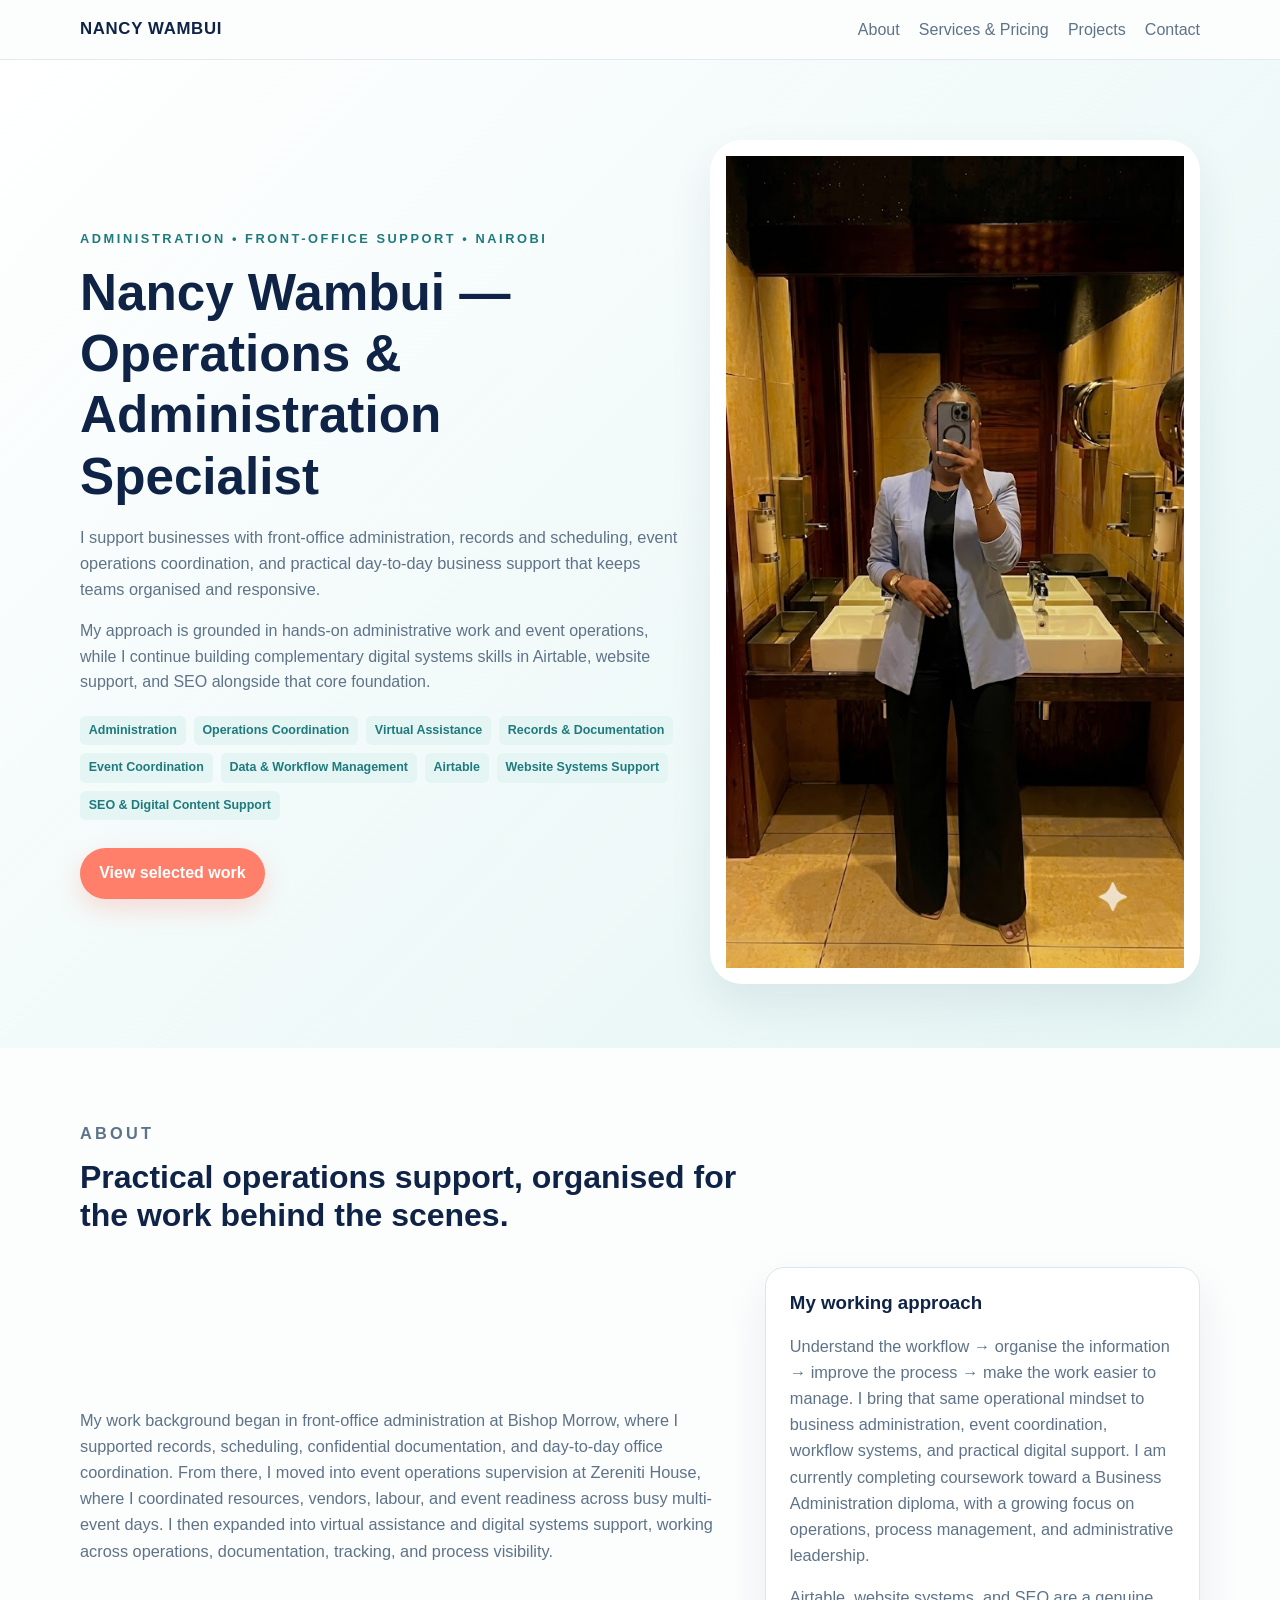
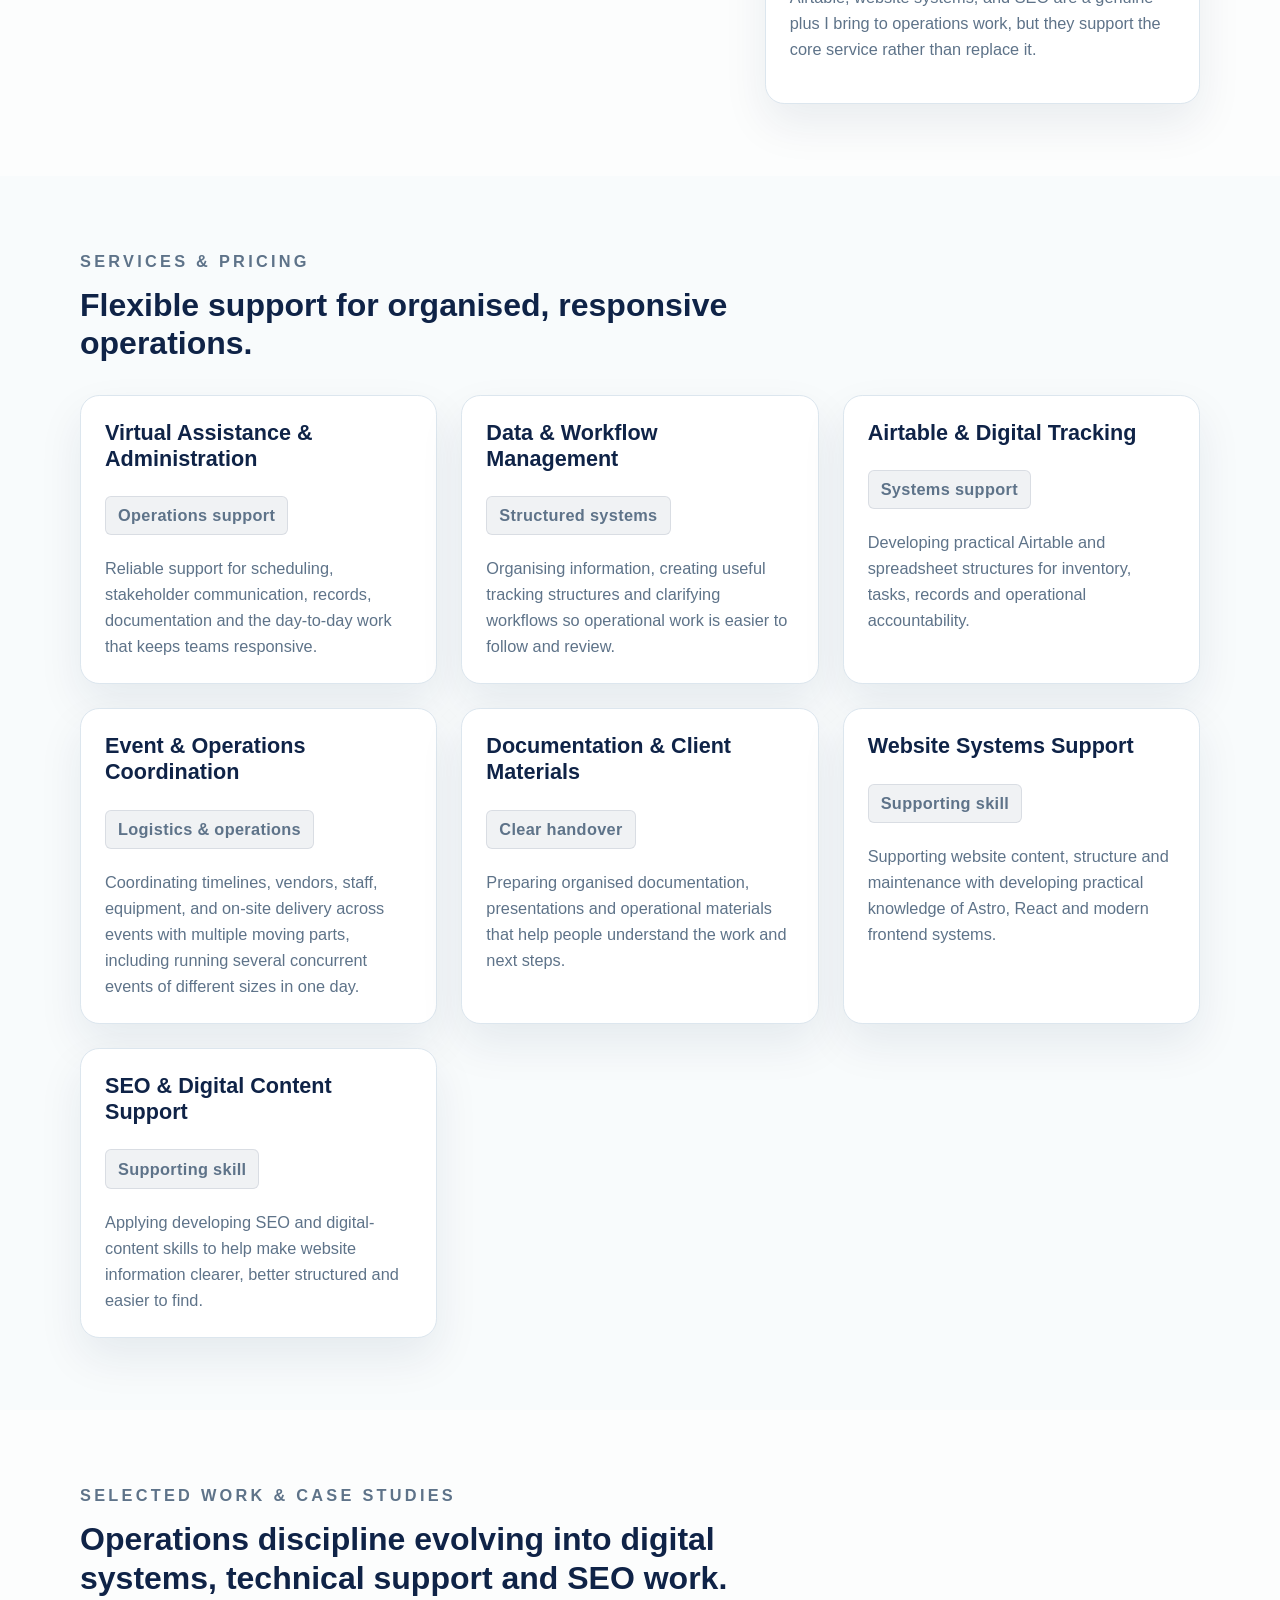
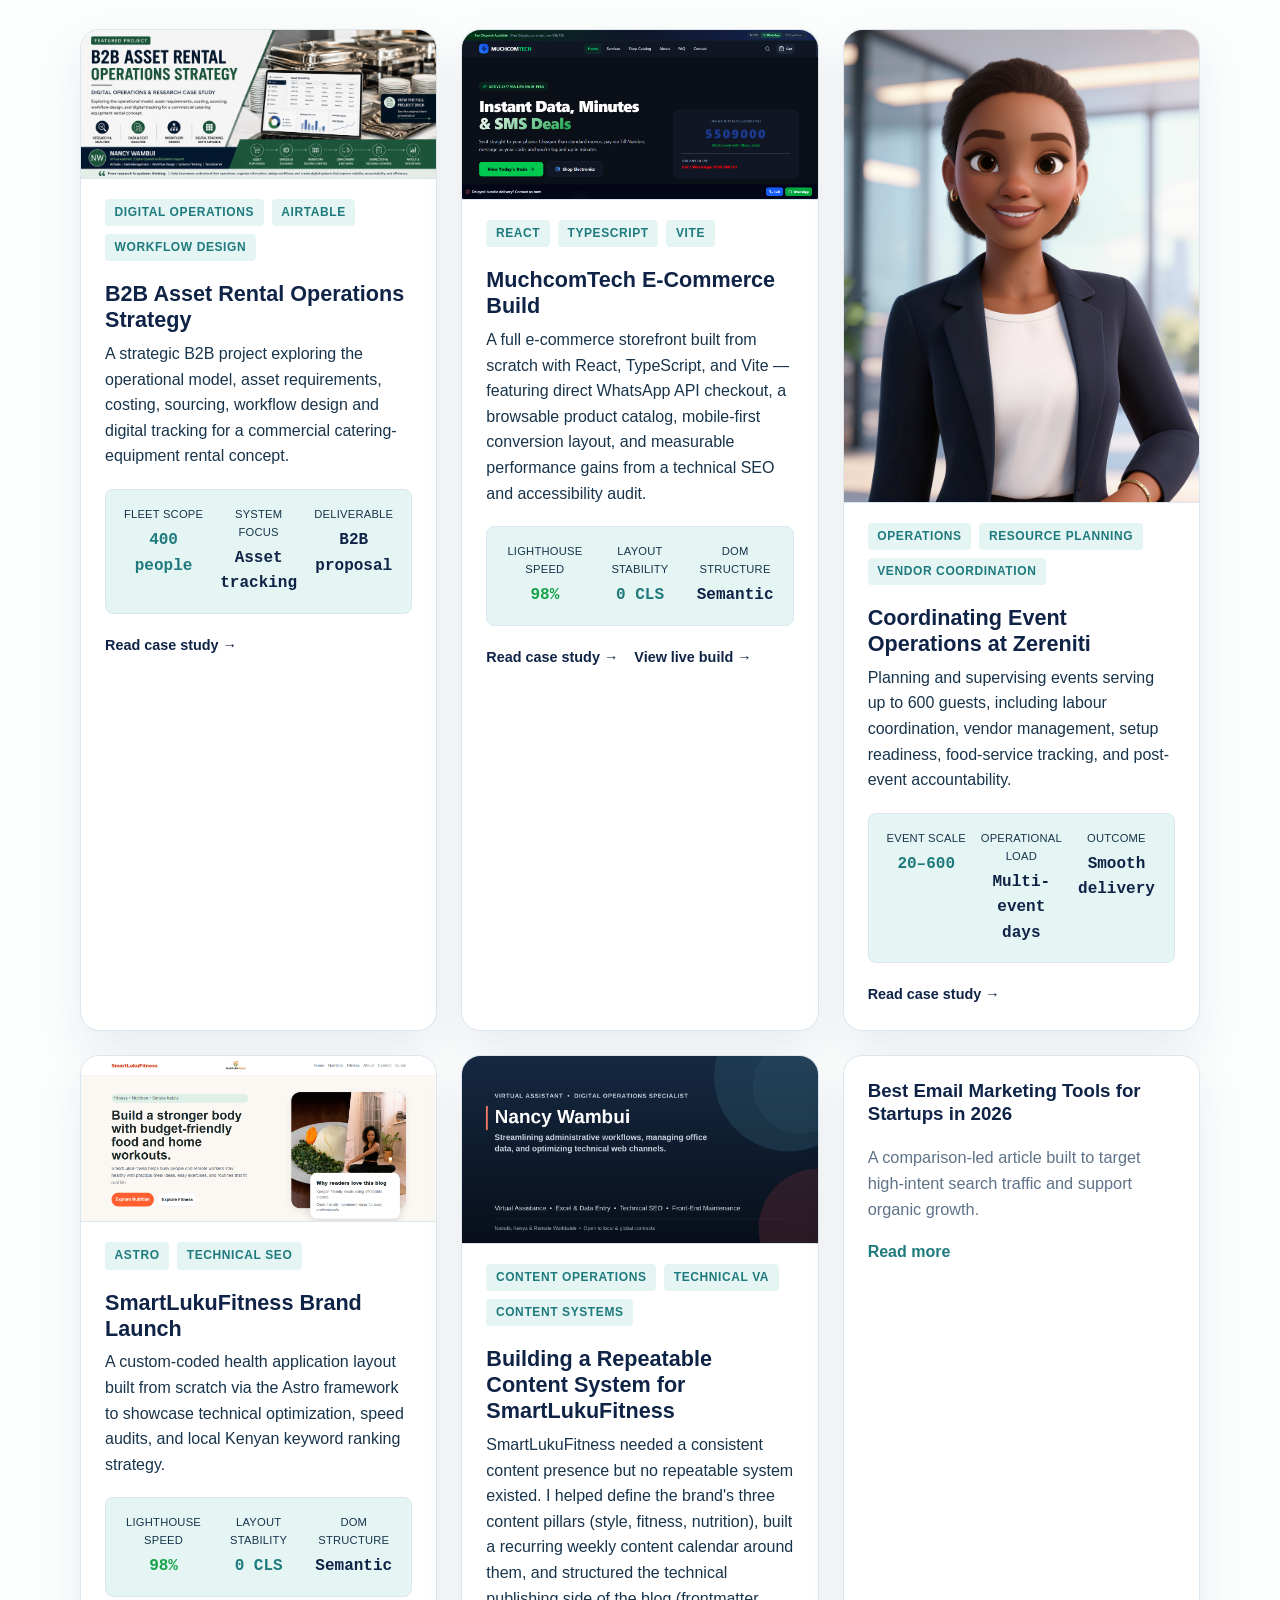
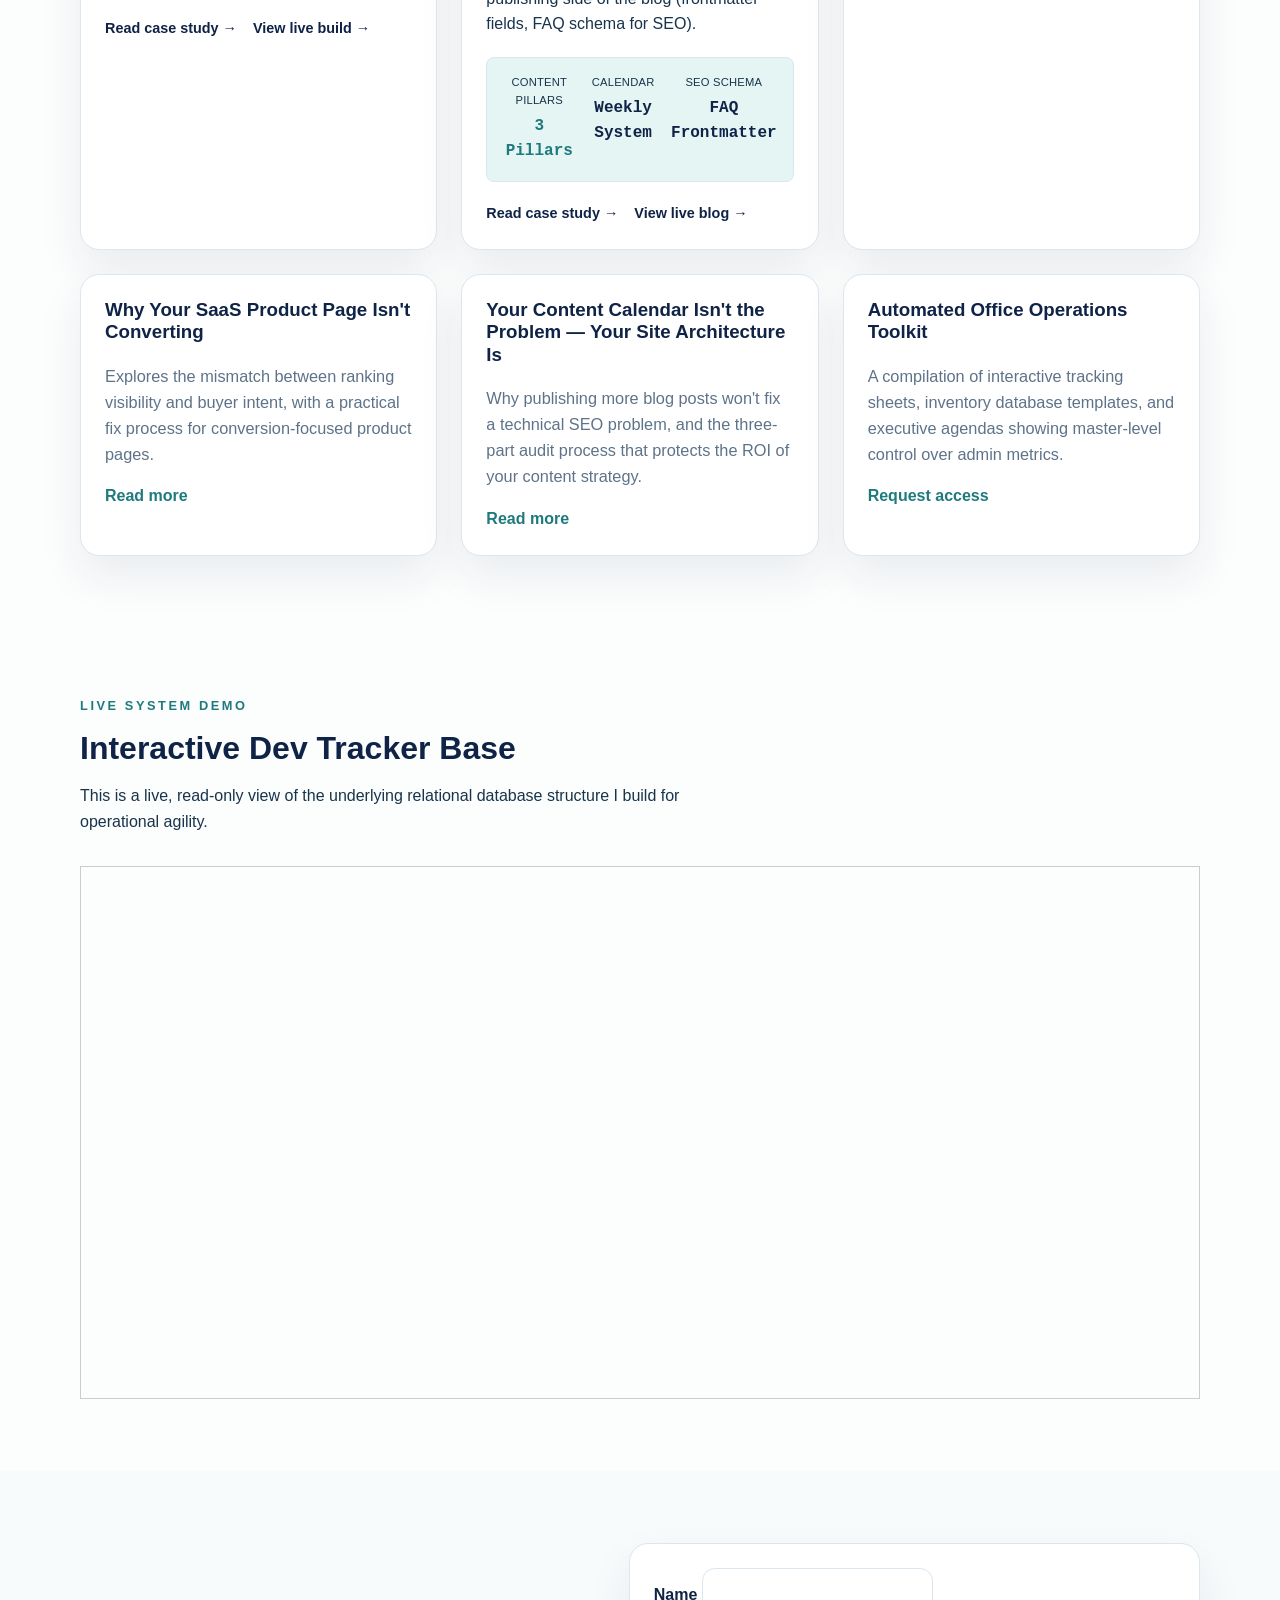
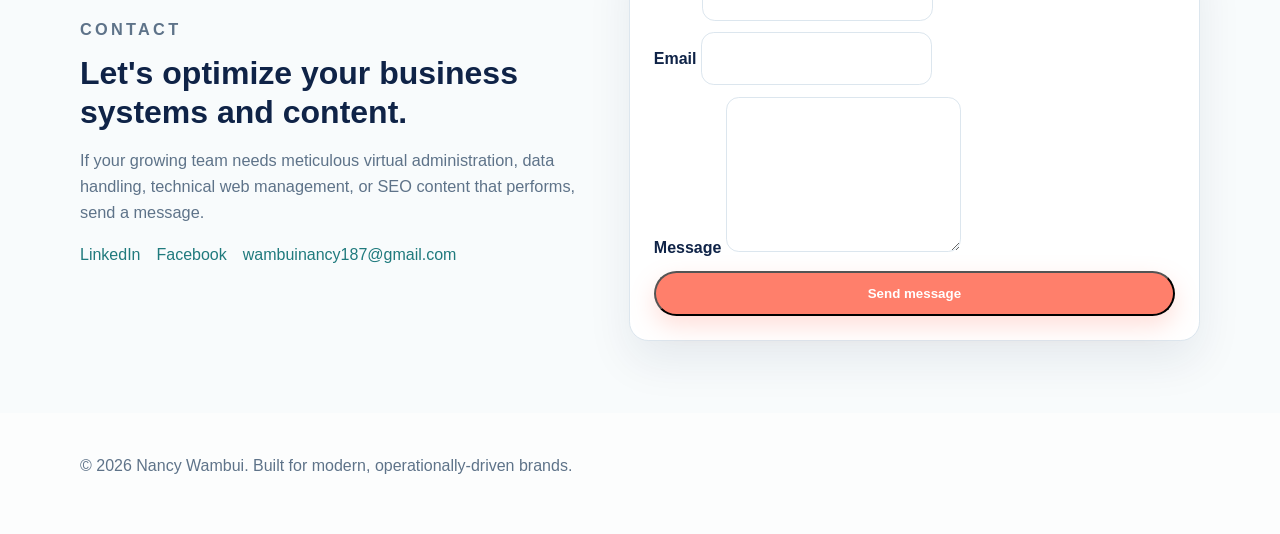
<file: index.html>
<!DOCTYPE html>
<html lang="en">
  <head>
    <meta charset="UTF-8" />
    <meta name="viewport" content="width=device-width, initial-scale=1.0" />
    <meta
      name="description"
      content="Nancy Wambui provides business operations, administration, and virtual assistant support, backed by hands-on experience in front-office management, event operations, and digital systems."
    />
    <meta property="og:title" content="Nancy Wambui | Operations &amp; Administration Specialist | Digital Systems Support" />
    <meta property="og:description" content="Nancy Wambui provides business operations, administration, and virtual assistant support, backed by hands-on experience in front-office management, event operations, and digital systems." />
    <meta property="og:type" content="website" />
    <meta property="og:url" content="https://missynancy.github.io/Portfolio/" />
    <meta property="og:image" content="https://missynancy.github.io/Portfolio/assets/me2.jpg" />
    <meta name="twitter:card" content="summary_large_image" />
    <meta name="twitter:title" content="Nancy Wambui | Operations &amp; Administration Specialist | Digital Systems Support" />
    <meta name="twitter:description" content="Nancy Wambui provides business operations, administration, and virtual assistant support, backed by hands-on experience in front-office management, event operations, and digital systems." />
    <meta name="twitter:image" content="https://missynancy.github.io/Portfolio/assets/me2.jpg" />
    <title>Nancy Wambui | Operations &amp; Administration Specialist | Digital Systems Support</title>
    <link rel="canonical" href="https://missynancy.github.io/Portfolio/" />
    <link rel="sitemap" type="application/xml" href="https://missynancy.github.io/Portfolio/sitemap.xml" />
    <meta name="theme-color" content="#0f2347" />
    <meta name="google-site-verification" content="VB3GHRKS-P2Am0dNywada7okOEXF9R82V19d1qgJIz8" />
    <link rel="icon" type="image/x-icon" href="assets/favicon.ico" />
    <link rel="icon" type="image/png" sizes="32x32" href="assets/favicon-32.png" />
    <link rel="icon" type="image/png" sizes="192x192" href="assets/favicon-192.png" />
    <link rel="stylesheet" href="styles.css" />
   <script type="application/ld+json">
  {
    "@context": "https://schema.org",
    "@type": ["Person", "ProfessionalService"],
    "name": "Nancy Wambui",
    "jobTitle": "Operations & Administration Specialist",
    "description": "Nairobi-based Operations & Administration Specialist providing front-office administration, event operations coordination, virtual assistance, and digital workflow systems support.",
    "url": "https://missynancy.github.io/Portfolio/",
    "address": {
      "@type": "PostalAddress",
      "addressLocality": "Nairobi",
      "addressCountry": "KE"
    },
    "areaServed": "Worldwide",
    "sameAs": [
      "https://www.linkedin.com/in/nancy-wambui-78b258407/",
      "https://www.facebook.com/profile.php?id=61591250323995"
    ],
    "knowsAbout": [
      "Business Administration",
      "Front Office Operations",
      "Event Operations Coordination",
      "Virtual Assistance",
      "Records & Documentation Management",
      "Stakeholder Communication",
      "Data & Workflow Management",
      "Airtable Operations Systems",
      "Frontend Development",
      "TypeScript",
      "React.js",
      "Astro Framework",
      "Technical SEO",
      "Page Speed Optimization",
      "Semantic HTML5"
    ]
  }
</script>
  </head>
  <body>
    <a class="skip-link" href="#main-content">Skip to content</a>

    <header class="site-header">
      <div class="container nav-bar">
        <a class="brand" href="#home">Nancy Wambui</a>
        <nav class="site-nav" aria-label="Primary navigation">
          <a href="#about">About</a>
          <a href="#services">Services & Pricing</a>
          <a href="#portfolio">Projects</a>
          <a href="#contact">Contact</a>
        </nav>
      </div>
    </header>

    <main id="main-content">
      <section class="hero" id="home">
        <div class="container hero-grid">
          <div class="hero-copy">
            <p class="eyebrow hero-eyebrow-current">Administration &bull; Front-Office Support &bull; Nairobi</p>
            <p class="eyebrow">Event Operations • Virtual Assistance • Business Systems • Nairobi</p>
            <h1>Nancy Wambui — Operations &amp; Administration Specialist</h1>
            <p class="hero-text">
              I support businesses with front-office administration, records and scheduling, event operations coordination, and practical day-to-day business support that keeps teams organised and responsive.
            </p>
            <p class="hero-supporting">My approach is grounded in hands-on administrative work and event operations, while I continue building complementary digital systems skills in Airtable, website support, and SEO alongside that core foundation.</p>
            <div class="hero-skills" aria-label="Core skills"><span>Administration</span><span>Operations Coordination</span><span>Virtual Assistance</span><span>Records &amp; Documentation</span><span>Event Coordination</span><span>Data &amp; Workflow Management</span><span>Airtable</span><span>Website Systems Support</span><span>SEO &amp; Digital Content Support</span></div>
            <p class="hero-text" hidden>
              I help businesses keep their operations on track with trusted support across people, process, records, and digital workflows.
            </p>
            <a class="button button-primary" href="#portfolio">View selected work</a>
          </div>
          <div class="hero-visual">
            <img src="assets/me2.jpg" alt="Nancy Wambui, Technical Operations Specialist and TypeScript Frontend Developer based in Nairobi" />
          </div>
        </div>
      </section>

      <section class="section" id="about">
        <div class="container">
          <div class="section-heading">
            <p class="eyebrow">About</p>
            <h2>Practical operations support, organised for the work behind the scenes.</h2>
          </div>
          <div class="about-grid">
            <p class="home-about-current">
              My work background began in front-office administration at Bishop Morrow, where I supported records, scheduling, confidential documentation, and day-to-day office coordination. From there, I moved into event operations supervision at Zereniti House, where I coordinated resources, vendors, labour, and event readiness across busy multi-event days. I then expanded into virtual assistance and digital systems support, working across operations, documentation, tracking, and process visibility.
            </p>
            <div class="about-card">
              <h3>My working approach</h3>
              <p class="home-approach-current">Understand the workflow &rarr; organise the information &rarr; improve the process &rarr; make the work easier to manage. I bring that same operational mindset to business administration, event coordination, workflow systems, and practical digital support. I am currently completing coursework toward a Business Administration diploma, with a growing focus on operations, process management, and administrative leadership.</p>
              <p class="home-approach-current">Airtable, website systems, and SEO are a genuine plus I bring to operations work, but they support the core service rather than replace it.</p>
            </div>
          </div>
        </div>
      </section>

      <section class="section section-alt" id="services">
        <div class="container">
          <div class="section-heading">
            <p class="eyebrow">Services &amp; Pricing</p>
            <h2>Flexible support for organised, responsive operations.</h2>
          </div>
          <div class="card-grid">
            <article class="info-card">
              <h3>Virtual Assistance &amp; Administration</h3>
              <p class="price-tag"><strong>Operations support</strong></p>
              <p>Reliable support for scheduling, stakeholder communication, records, documentation and the day-to-day work that keeps teams responsive.</p>
            </article>
            <article class="info-card">
              <h3>Data &amp; Workflow Management</h3>
              <p class="price-tag"><strong>Structured systems</strong></p>
              <p>Organising information, creating useful tracking structures and clarifying workflows so operational work is easier to follow and review.</p>
            </article>
            <article class="info-card">
              <h3>Airtable &amp; Digital Tracking</h3>
              <p class="price-tag"><strong>Systems support</strong></p>
              <p>Developing practical Airtable and spreadsheet structures for inventory, tasks, records and operational accountability.</p>
            </article>
            <article class="info-card">
              <h3>Event &amp; Operations Coordination</h3>
              <p class="price-tag"><strong>Logistics &amp; operations</strong></p>
              <p>Coordinating timelines, vendors, staff, equipment, and on-site delivery across events with multiple moving parts, including running several concurrent events of different sizes in one day.</p>
            </article>
            <article class="info-card">
              <h3>Documentation &amp; Client Materials</h3>
              <p class="price-tag"><strong>Clear handover</strong></p>
              <p>Preparing organised documentation, presentations and operational materials that help people understand the work and next steps.</p>
            </article>
            <article class="info-card">
              <h3>Website Systems Support</h3>
              <p class="price-tag"><strong>Supporting skill</strong></p>
              <p>Supporting website content, structure and maintenance with developing practical knowledge of Astro, React and modern frontend systems.</p>
            </article>
            <article class="info-card">
              <h3>SEO &amp; Digital Content Support</h3>
              <p class="price-tag"><strong>Supporting skill</strong></p>
              <p>Applying developing SEO and digital-content skills to help make website information clearer, better structured and easier to find.</p>
            </article>
          </div>
        </div>
      </section>

      <section class="section" id="portfolio">
        <div class="container">
          <div class="section-heading">
            <p class="eyebrow">Selected Work &amp; Case Studies</p>
            <h2>Operations discipline evolving into digital systems, technical support and SEO work.</h2>
          </div>
          <div class="card-grid">

            <article class="project-metric-card">
              <img class="project-card-image" src="assets/fleet-operations-case-study.png" alt="B2B Asset Rental Operations Strategy case study by Nancy Wambui" />
              <div class="card-badge-row">
                <span class="tech-badge">Digital Operations</span>
                <span class="tech-badge">Airtable</span>
                <span class="tech-badge">Workflow Design</span>
              </div>
              <h3>B2B Asset Rental Operations Strategy</h3>
              <p>A strategic B2B project exploring the operational model, asset requirements, costing, sourcing, workflow design and digital tracking for a commercial catering-equipment rental concept.</p>
              <div class="metric-dashboard">
                <div class="metric-pill">
                  <span class="metric-label">Fleet Scope</span>
                  <span class="metric-value perfect">400 people</span>
                </div>
                <div class="metric-pill">
                  <span class="metric-label">System Focus</span>
                  <span class="metric-value">Asset tracking</span>
                </div>
                <div class="metric-pill">
                  <span class="metric-label">Deliverable</span>
                  <span class="metric-value">B2B proposal</span>
                </div>
              </div>
              <div class="card-link-row"><a href="case-study-fleet-operations.html" class="project-action-link">Read case study &rarr;</a></div>
            </article>

            <article class="project-metric-card">
              <img class="project-card-image" src="assets/og-image.PNG" alt="B2B Asset Rental Operations Strategy case study by Nancy Wambui" />
              <div class="card-badge-row">
                <span class="tech-badge">React</span>
                <span class="tech-badge">TypeScript</span>
                <span class="tech-badge">Vite</span>
              </div>
              <h3>MuchcomTech E-Commerce Build</h3>
              <p>A full e-commerce storefront built from scratch with React, TypeScript, and Vite — featuring direct WhatsApp API checkout, a browsable product catalog, mobile-first conversion layout, and measurable performance gains from a technical SEO and accessibility audit.</p>
              <div class="metric-dashboard">
                <div class="metric-pill">
                  <span class="metric-label">Lighthouse Speed</span>
                  <span class="metric-value high">98%</span>
                </div>
                <div class="metric-pill">
                  <span class="metric-label">Layout Stability</span>
                  <span class="metric-value perfect">0 CLS</span>
                </div>
                <div class="metric-pill">
                  <span class="metric-label">DOM Structure</span>
                  <span class="metric-value">Semantic</span>
                </div>
              </div>
              <div class="card-link-row">
                <a href="case-study-muchcomtech.html" class="project-action-link">Read case study →</a>
                <a href="https://missynancy.github.io/MuchcomTech/" target="_blank" rel="noopener noreferrer" class="project-action-link">View live build →</a>
              </div>
            </article>

            <article class="project-metric-card">
              <img class="project-card-image" src="assets/kling_20260630_IMAGE_Modern_ani_5283_0.png" alt="Zereniti event operations coordination case study by Nancy Wambui" />
              <div class="card-badge-row">
                <span class="tech-badge">Operations</span>
                <span class="tech-badge">Resource Planning</span>
                <span class="tech-badge">Vendor Coordination</span>
              </div>
              <h3>Coordinating Event Operations at Zereniti</h3>
              <p>Planning and supervising events serving up to 600 guests, including labour coordination, vendor management, setup readiness, food-service tracking, and post-event accountability.</p>
              <div class="metric-dashboard">
                <div class="metric-pill">
                  <span class="metric-label">Event Scale</span>
                  <span class="metric-value perfect">20–600</span>
                </div>
                <div class="metric-pill">
                  <span class="metric-label">Operational Load</span>
                  <span class="metric-value">Multi-event days</span>
                </div>
                <div class="metric-pill">
                  <span class="metric-label">Outcome</span>
                  <span class="metric-value">Smooth delivery</span>
                </div>
              </div>
              <div class="card-link-row"><a href="case-study-zereniti-event-operations.html" class="project-action-link">Read case study →</a></div>
            </article>

            <article class="project-metric-card">
              <img class="project-card-image" src="assets/homepage.PNG" alt="SmartLukuFitness Brand Launch case study by Nancy Wambui" />
              <div class="card-badge-row">
                <span class="tech-badge">Astro</span>
                <span class="tech-badge">Technical SEO</span>
              </div>
              <h3>SmartLukuFitness Brand Launch</h3>
              <p>A custom-coded health application layout built from scratch via the Astro framework to showcase technical optimization, speed audits, and local Kenyan keyword ranking strategy.</p>
              <div class="metric-dashboard">
                <div class="metric-pill">
                  <span class="metric-label">Lighthouse Speed</span>
                  <span class="metric-value high">98%</span>
                </div>
                <div class="metric-pill">
                  <span class="metric-label">Layout Stability</span>
                  <span class="metric-value perfect">0 CLS</span>
                </div>
                <div class="metric-pill">
                  <span class="metric-label">DOM Structure</span>
                  <span class="metric-value">Semantic</span>
                </div>
              </div>
              <div class="card-link-row">
                <a href="case-study-smartlukufitness.html" class="project-action-link">Read case study →</a>
                <a href="https://missynancy.github.io/Luku/" target="_blank" rel="noopener noreferrer" class="project-action-link">View live build →</a>
              </div>
            </article>

            <article class="project-metric-card">
              <img class="project-card-image" src="assets/social-preview-updated.png" alt="Building a Repeatable Content System for SmartLukuFitness case study by Nancy Wambui" />
              <div class="card-badge-row">
                <span class="tech-badge">Content Operations</span>
                <span class="tech-badge">Technical VA</span>
                <span class="tech-badge">Content Systems</span>
              </div>
              <h3>Building a Repeatable Content System for SmartLukuFitness</h3>
              <p>SmartLukuFitness needed a consistent content presence but no repeatable system existed. I helped define the brand's three content pillars (style, fitness, nutrition), built a recurring weekly content calendar around them, and structured the technical publishing side of the blog (frontmatter fields, FAQ schema for SEO).</p>
              <div class="metric-dashboard">
                <div class="metric-pill">
                  <span class="metric-label">Content Pillars</span>
                  <span class="metric-value perfect">3 Pillars</span>
                </div>
                <div class="metric-pill">
                  <span class="metric-label">Calendar</span>
                  <span class="metric-value">Weekly System</span>
                </div>
                <div class="metric-pill">
                  <span class="metric-label">SEO Schema</span>
                  <span class="metric-value">FAQ Frontmatter</span>
                </div>
              </div>
              <div class="card-link-row">
                <a href="case-study-smartlukufitness-content-system.html" class="project-action-link">Read case study →</a>
                <a href="https://missynancy.github.io/Luku/" target="_blank" rel="noopener noreferrer" class="project-action-link">View live blog →</a>
              </div>
            </article>

            <article class="case-card">
              <h3>Best Email Marketing Tools for Startups in 2026</h3>
              <p>A comparison-led article built to target high-intent search traffic and support organic growth.</p>
              <a href="article-email-marketing-tools.html">Read more</a>
            </article>
            <article class="case-card">
              <h3>Why Your SaaS Product Page Isn't Converting</h3>
              <p>Explores the mismatch between ranking visibility and buyer intent, with a practical fix process for conversion-focused product pages.</p>
              <a href="article-saas-product-page-conversion.html">Read more</a>
            </article>
            <article class="case-card">
              <h3>Your Content Calendar Isn't the Problem — Your Site Architecture Is</h3>
              <p>Why publishing more blog posts won't fix a technical SEO problem, and the three-part audit process that protects the ROI of your content strategy.</p>
              <a href="article-technical-seo-audit-vs-content.html">Read more</a>
            </article>
            <article class="case-card">
              <h3>Automated Office Operations Toolkit</h3>
              <p>A compilation of interactive tracking sheets, inventory database templates, and executive agendas showing master-level control over admin metrics.</p>
              <a href="#contact">Request access</a>
            </article>
          </div>
        </div>
      </section>
      <section class="section" id="live-tracker" style="padding: 4rem 0;">
  <div class="container">
    <p class="eyebrow">Live System Demo</p>
    <h2>Interactive Dev Tracker Base</h2>
    <p style="margin-bottom: 2rem; max-width: 600px;">
      This is a live, read-only view of the underlying relational database structure I build for operational agility.
    </p>
    <iframe class="airtable-embed"
      src="https://airtable.com/embed/appS5FqiYUooJFFka/shrl9JIvZadBp7PYQ" frameborder="0" onmousewheel="" width="100%" height="533" style="background: transparent; border: 1px solid #ccc;">

    </iframe>
  </div>
</section>

      <section class="section section-alt" id="contact">
        <div class="container contact-grid">
          <div>
            <p class="eyebrow">Contact</p>
            <h2>Let's optimize your business systems and content.</h2>
            <p>
              If your growing team needs meticulous virtual administration, data handling, technical web management, or SEO content that performs, send a message.
            </p>
            <ul class="social-links">
              <li><a href="https://www.linkedin.com/in/nancy-wambui-78b258407/" target="_blank" rel="noopener noreferrer">LinkedIn</a></li>
              <li><a href="https://www.facebook.com/profile.php?id=61591250323995" target="_blank" rel="noopener noreferrer">Facebook</a></li>
              <li><a href="mailto:wambuinancy187@gmail.com">wambuinancy187@gmail.com</a></li>
            </ul>
          </div>
          <form class="contact-form" action="https://formspree.io/f/mjgqloor" method="POST">
            <input type="text" name="_gotcha" style="display:none" tabindex="-1" autocomplete="off" />
            <input type="hidden" name="_subject" value="New portfolio contact form message" />

            <div class="form-group">
              <label for="name">Name</label>
              <input type="text" id="name" name="name" required autocomplete="name" />
            </div>
            <div class="form-group">
              <label for="email">Email</label>
              <input type="email" id="email" name="_replyto" required autocomplete="email" />
            </div>
            <div class="form-group">
              <label for="message">Message</label>
              <textarea id="message" name="message" required rows="5"></textarea>
            </div>
            <button type="submit" class="button button-primary">Send message</button>
          </form>
        </div>
      </section>
    </main>

    <footer class="site-footer">
      <div class="container">
        <p>&copy; 2026 Nancy Wambui. Built for modern, operationally-driven brands.</p>
      </div>
    </footer>
  </body>
</html>
</file>
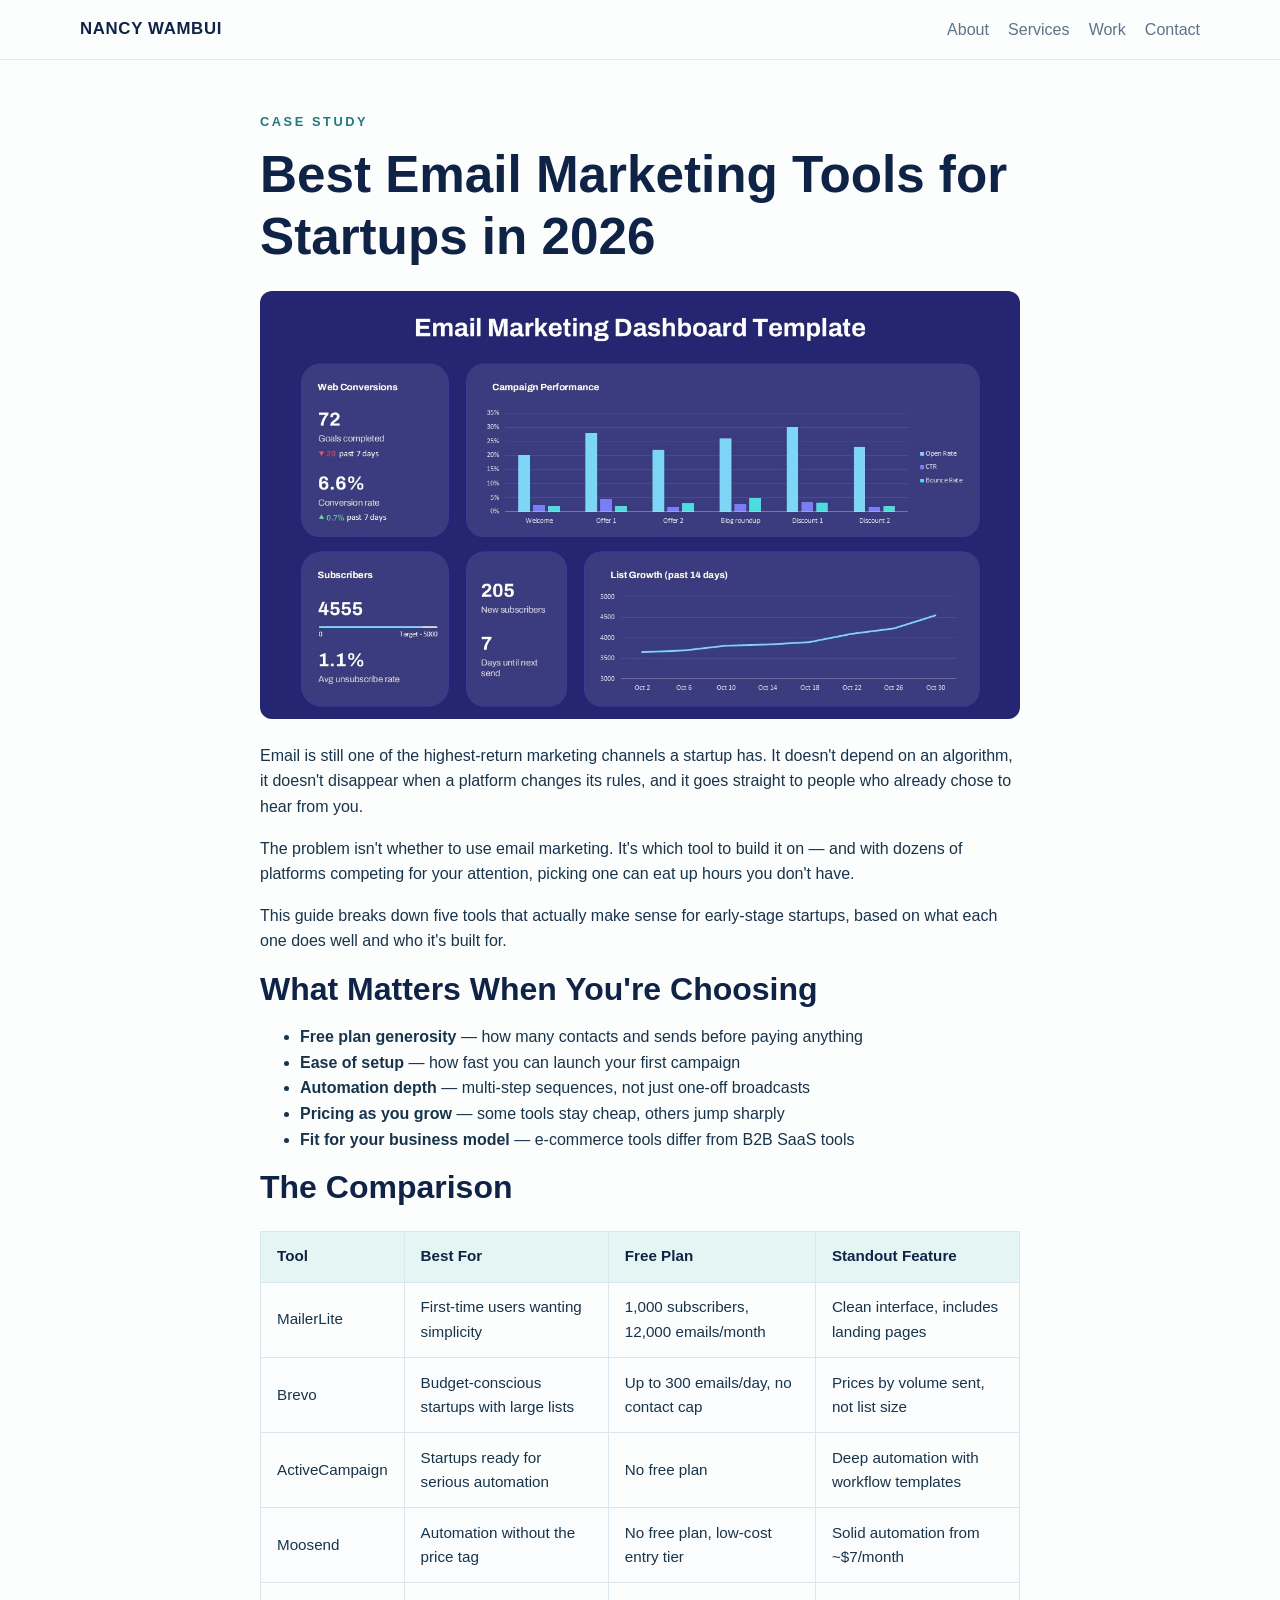
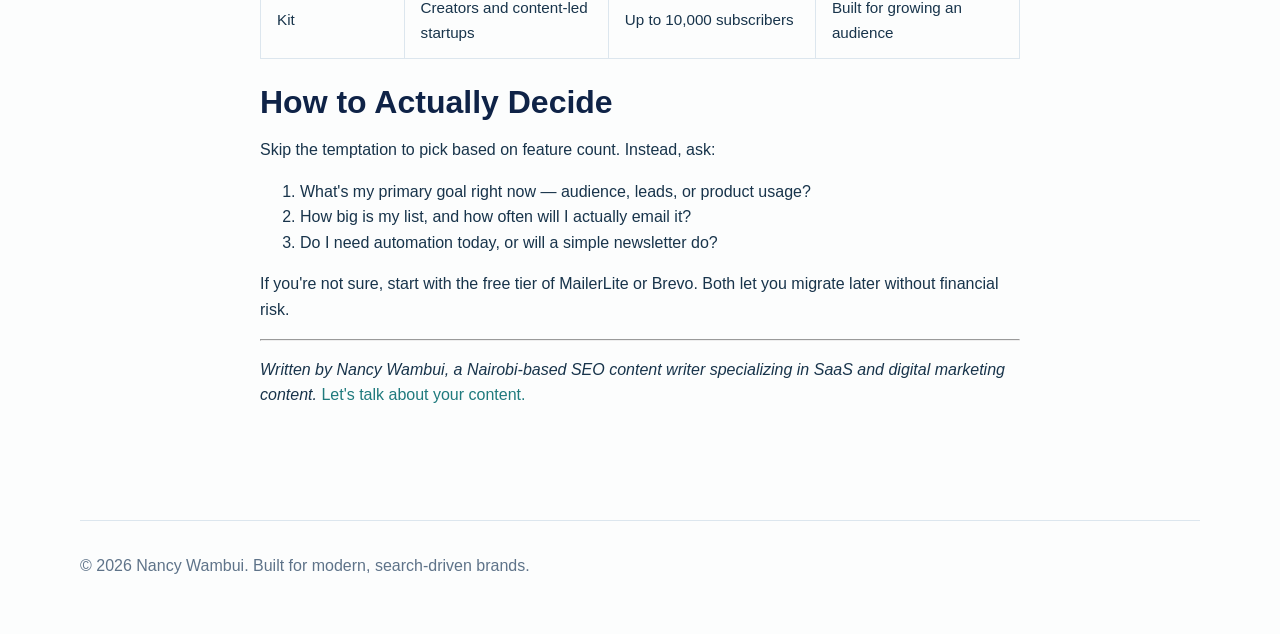
<file: article-email-marketing-tools.html>
<!DOCTYPE html>
<html lang="en">
  <head>
    <meta charset="UTF-8" />
    <meta name="viewport" content="width=device-width, initial-scale=1.0" />
    <meta
      name="description"
      content="Nancy Wambui provides business operations, administration, and virtual assistant support, backed by hands-on experience in front-office management, event operations, and digital systems."
    />
    <meta property="og:title" content="Nancy Wambui | Operations &amp; Administration Specialist | Digital Systems Support" />
    <meta property="og:description" content="Nancy Wambui provides business operations, administration, and virtual assistant support, backed by hands-on experience in front-office management, event operations, and digital systems." />
    <meta property="og:type" content="article" />
    <meta property="og:url" content="https://missynancy.github.io/Portfolio/article-email-marketing-tools.html" />
    <meta property="og:image" content="https://missynancy.github.io/Portfolio/assets/Email.jpg" />
    <meta name="twitter:card" content="summary_large_image" />
    <meta name="twitter:title" content="Nancy Wambui | Operations &amp; Administration Specialist | Digital Systems Support" />
    <meta name="twitter:description" content="Nancy Wambui provides business operations, administration, and virtual assistant support, backed by hands-on experience in front-office management, event operations, and digital systems." />
    <meta name="twitter:image" content="https://missynancy.github.io/Portfolio/assets/Email.jpg" />
    <title>Nancy Wambui | Operations &amp; Administration Specialist | Digital Systems Support</title>
    <meta name="theme-color" content="#0f2347" />
    <link rel="stylesheet" href="styles.css" />
    <link rel="canonical" href="https://missynancy.github.io/Portfolio/article-email-marketing-tools.html" />
  </head>
  <body>
    <a class="skip-link" href="#main-content">Skip to content</a>

    <header class="site-header">
      <div class="container nav-bar">
        <a class="brand" href="index.html">Nancy Wambui</a>
        <nav class="site-nav" aria-label="Primary navigation">
          <a href="index.html#about">About</a>
          <a href="index.html#services">Services</a>
          <a href="index.html#portfolio">Work</a>
          <a href="index.html#contact">Contact</a>
        </nav>
      </div>
    </header>

    <main id="main-content">
      <section class="section" style="padding-top: 3rem;">
        <div class="container" style="max-width: 760px;">
          <p class="eyebrow">Case study</p>
          <h1>Best Email Marketing Tools for Startups in 2026</h1>
          <img src="assets/Email.jpg" alt="Email marketing dashboard illustration for startups" style="width:100%; border-radius: 12px; margin: 1.5rem 0; display:block;" />

          <p>
            Email is still one of the highest-return marketing channels a startup has. It doesn't depend on an algorithm, it doesn't disappear when a platform changes its rules, and it goes straight to people who already chose to hear from you.
          </p>
          <p>
            The problem isn't whether to use email marketing. It's which tool to build it on — and with dozens of platforms competing for your attention, picking one can eat up hours you don't have.
          </p>
          <p>This guide breaks down five tools that actually make sense for early-stage startups, based on what each one does well and who it's built for.</p>

          <h2>What Matters When You're Choosing</h2>
          <ul>
            <li><strong>Free plan generosity</strong> — how many contacts and sends before paying anything</li>
            <li><strong>Ease of setup</strong> — how fast you can launch your first campaign</li>
            <li><strong>Automation depth</strong> — multi-step sequences, not just one-off broadcasts</li>
            <li><strong>Pricing as you grow</strong> — some tools stay cheap, others jump sharply</li>
            <li><strong>Fit for your business model</strong> — e-commerce tools differ from B2B SaaS tools</li>
          </ul>

          <h2>The Comparison</h2>
          <div class="table-wrap">
            <table class="compare-table">
              <thead>
                <tr>
                  <th>Tool</th>
                  <th>Best For</th>
                  <th>Free Plan</th>
                  <th>Standout Feature</th>
                </tr>
              </thead>
              <tbody>
                <tr>
                  <td>MailerLite</td>
                  <td>First-time users wanting simplicity</td>
                  <td>1,000 subscribers, 12,000 emails/month</td>
                  <td>Clean interface, includes landing pages</td>
                </tr>
                <tr>
                  <td>Brevo</td>
                  <td>Budget-conscious startups with large lists</td>
                  <td>Up to 300 emails/day, no contact cap</td>
                  <td>Prices by volume sent, not list size</td>
                </tr>
                <tr>
                  <td>ActiveCampaign</td>
                  <td>Startups ready for serious automation</td>
                  <td>No free plan</td>
                  <td>Deep automation with workflow templates</td>
                </tr>
                <tr>
                  <td>Moosend</td>
                  <td>Automation without the price tag</td>
                  <td>No free plan, low-cost entry tier</td>
                  <td>Solid automation from ~$7/month</td>
                </tr>
                <tr>
                  <td>Kit</td>
                  <td>Creators and content-led startups</td>
                  <td>Up to 10,000 subscribers</td>
                  <td>Built for growing an audience</td>
                </tr>
              </tbody>
            </table>
          </div>

          <h2>How to Actually Decide</h2>
          <p>Skip the temptation to pick based on feature count. Instead, ask:</p>
          <ol>
            <li>What's my primary goal right now — audience, leads, or product usage?</li>
            <li>How big is my list, and how often will I actually email it?</li>
            <li>Do I need automation today, or will a simple newsletter do?</li>
          </ol>
          <p>If you're not sure, start with the free tier of MailerLite or Brevo. Both let you migrate later without financial risk.</p>

          <hr />
          <p>
            <em>Written by Nancy Wambui, a Nairobi-based SEO content writer specializing in SaaS and digital marketing content.</em>
            <a href="index.html#contact">Let's talk about your content.</a>
          </p>
        </div>
      </section>
    </main>

    <footer class="site-footer">
      <div class="container footer-row">
        <p>© 2026 Nancy Wambui. Built for modern, search-driven brands.</p>
      </div>
    </footer>
  </body>
</html>
</file>
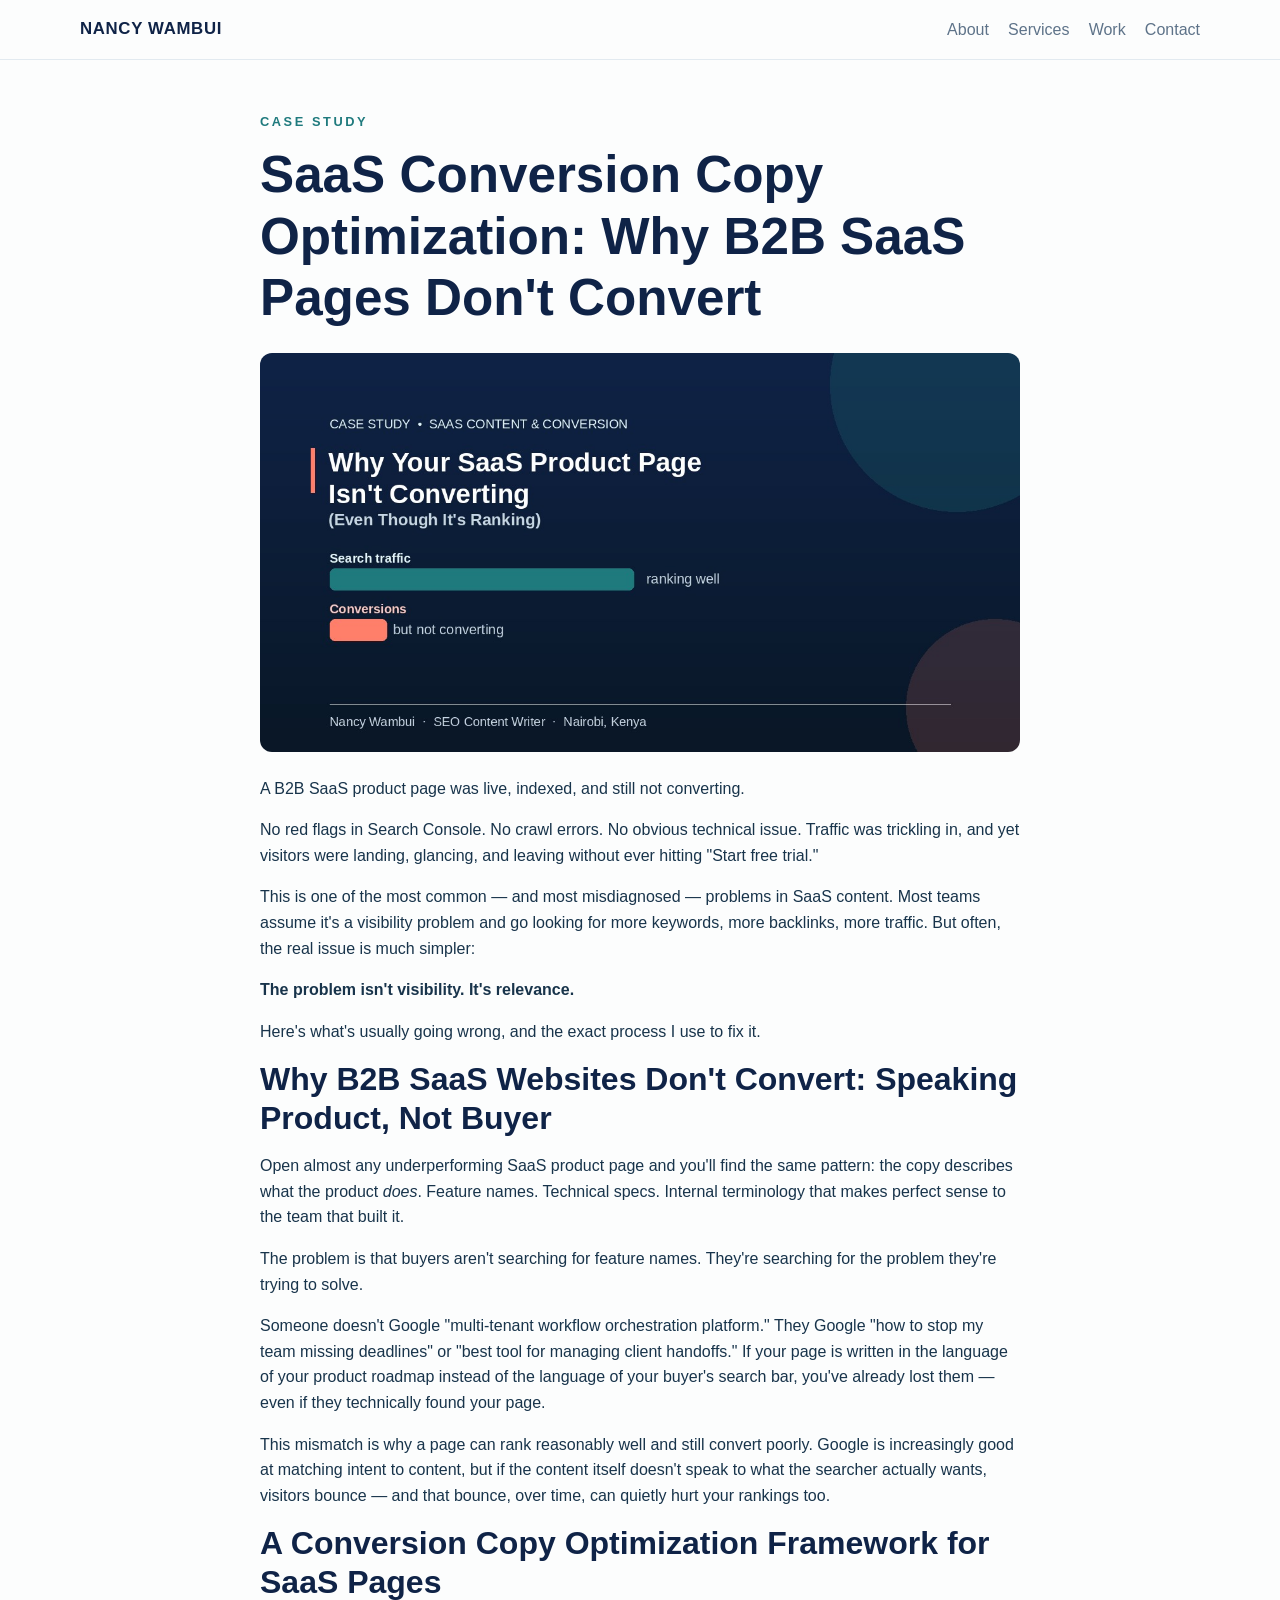
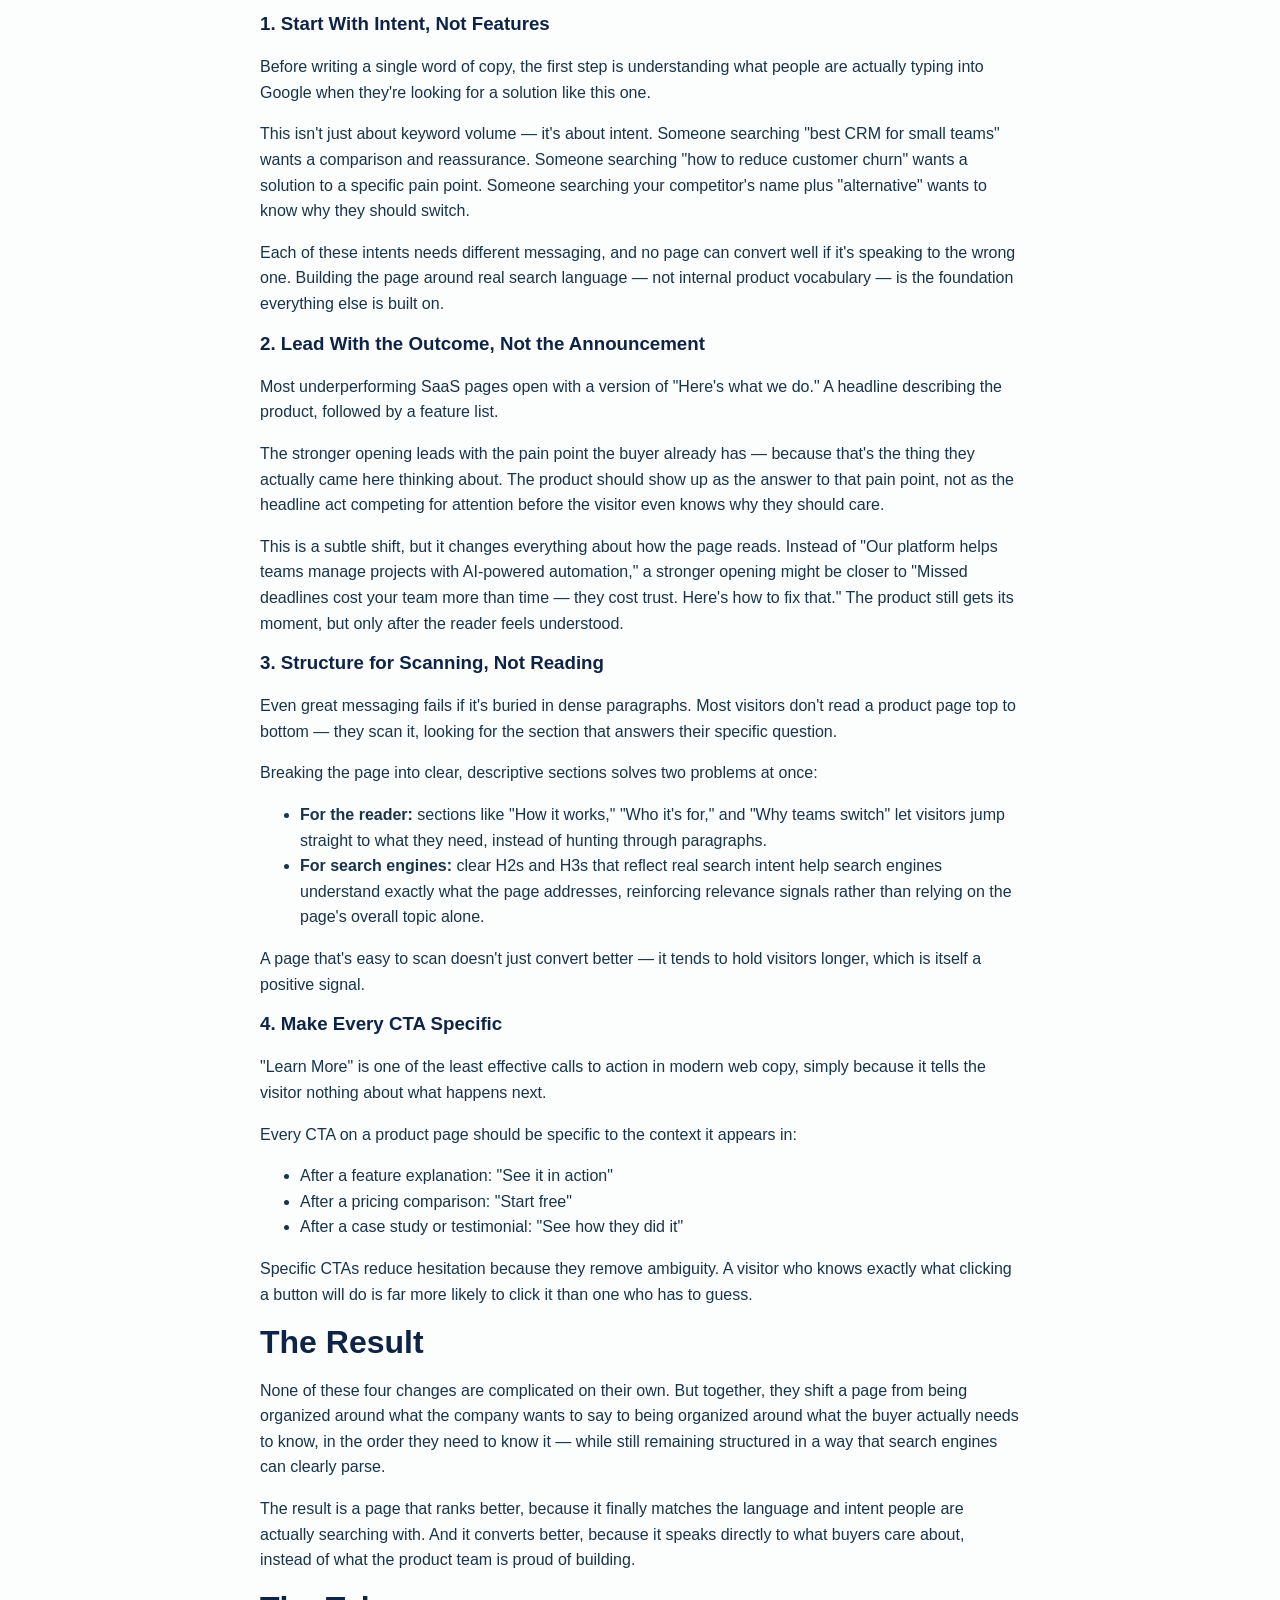
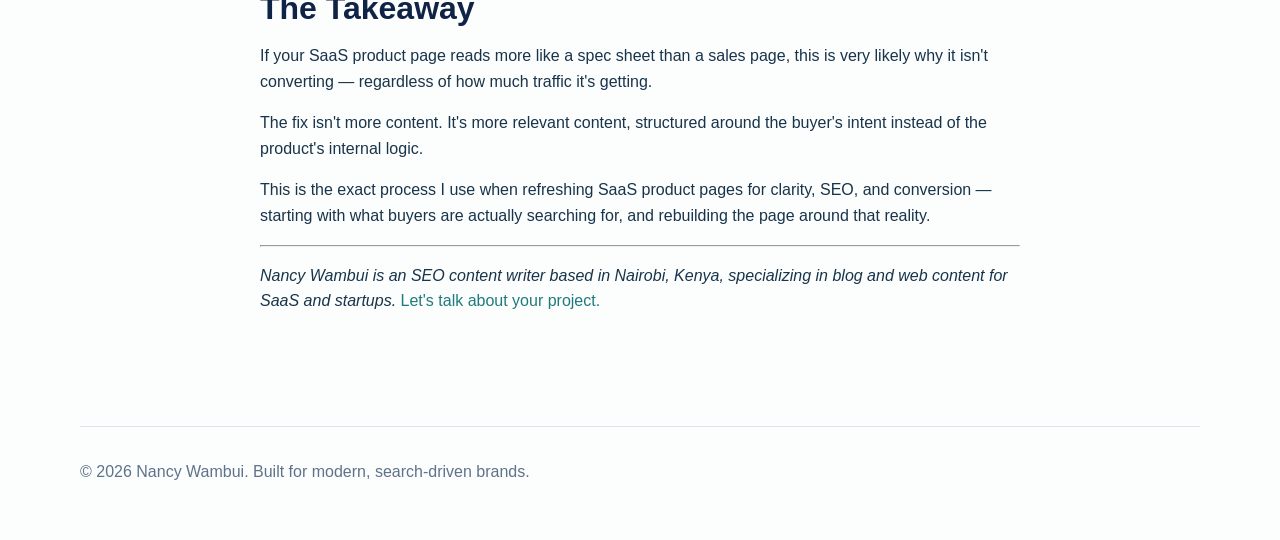
<file: article-saas-product-page-conversion.html>
<!DOCTYPE html>
<html lang="en">
  <head>
    <meta charset="UTF-8" />
    <meta name="viewport" content="width=device-width, initial-scale=1.0" />
    <meta
      name="description"
      content="Nancy Wambui provides business operations, administration, and virtual assistant support, backed by hands-on experience in front-office management, event operations, and digital systems."
    />
    <meta property="og:title" content="Nancy Wambui | Operations &amp; Administration Specialist | Digital Systems Support" />
    <meta property="og:description" content="Nancy Wambui provides business operations, administration, and virtual assistant support, backed by hands-on experience in front-office management, event operations, and digital systems." />
    <meta property="og:type" content="article" />
    <meta property="og:url" content="https://missynancy.github.io/Portfolio/article-saas-product-page-conversion.html" />
    <meta property="og:image" content="https://missynancy.github.io/Portfolio/assets/article-saas-conversion-cover.jpg" />
    <meta name="twitter:card" content="summary_large_image" />
    <meta name="twitter:title" content="Nancy Wambui | Operations &amp; Administration Specialist | Digital Systems Support" />
    <meta name="twitter:description" content="Nancy Wambui provides business operations, administration, and virtual assistant support, backed by hands-on experience in front-office management, event operations, and digital systems." />
    <meta name="twitter:image" content="https://missynancy.github.io/Portfolio/assets/article-saas-conversion-cover.jpg" />
    <title>Nancy Wambui | Operations &amp; Administration Specialist | Digital Systems Support</title>
    <meta name="theme-color" content="#0f2347" />
    <link rel="stylesheet" href="styles.css" />
    <link rel="canonical" href="https://missynancy.github.io/Portfolio/article-saas-product-page-conversion.html" />
    <link rel="icon" type="image/x-icon" href="assets/favicon.ico" />
    <link rel="icon" type="image/png" sizes="32x32" href="assets/favicon-32.png" />
    <script type="application/ld+json">
    {
      "@context": "https://schema.org",
      "@graph": [
        {
          "@type": "Article",
          "headline": "SaaS Conversion Copy Optimization: Why B2B SaaS Pages Don't Convert & How to Fix It",
          "description": "Why SaaS product pages rank but don't convert — and the exact process to fix it.",
          "author": {
            "@type": "Person",
            "name": "Nancy Wambui",
            "url": "https://missynancy.github.io/Portfolio/"
          },
          "publisher": {
            "@type": "Person",
            "name": "Nancy Wambui"
          },
          "datePublished": "2026-07-17",
          "dateModified": "2026-08-25",
          "mainEntityOfPage": "https://missynancy.github.io/Portfolio/article-saas-product-page-conversion.html"
        },
        {
          "@type": "FAQPage",
          "mainEntity": [
            {
              "@type": "Question",
              "name": "Why do B2B SaaS websites get traffic but don't convert?",
              "acceptedAnswer": {
                "@type": "Answer",
                "text": "Most B2B SaaS websites fail to convert because the copy describes product features rather than solving buyer problems. When messaging isn't aligned with search intent, visitors leave without taking action."
              }
            },
            {
              "@type": "Question",
              "name": "How do you optimize SaaS conversion copy?",
              "acceptedAnswer": {
                "@type": "Answer",
                "text": "Conversion copy optimization involves researching real search intent, leading with buyer outcomes rather than feature announcements, scannable visual layout, and placing single, high-clarity call-to-actions."
              }
            }
          ]
        }
      ]
    }
    </script>
  </head>
  <body>
    <a class="skip-link" href="#main-content">Skip to content</a>

    <header class="site-header">
      <div class="container nav-bar">
        <a class="brand" href="index.html">Nancy Wambui</a>
        <nav class="site-nav" aria-label="Primary navigation">
          <a href="index.html#about">About</a>
          <a href="index.html#services">Services</a>
          <a href="index.html#portfolio">Work</a>
          <a href="index.html#contact">Contact</a>
        </nav>
      </div>
    </header>

    <main id="main-content">
      <section class="section" style="padding-top: 3rem;">
        <div class="container" style="max-width: 760px;">
          <p class="eyebrow">Case study</p>
          <h1>SaaS Conversion Copy Optimization: Why B2B SaaS Pages Don't Convert</h1>

          <img src="assets/article-saas-conversion-cover.jpg" alt="Comparison graphic showing high search traffic but low conversions" style="width:100%; border-radius: 12px; margin: 1.5rem 0; display:block;" />

          <p>A B2B SaaS product page was live, indexed, and still not converting.</p>
          <p>
            No red flags in Search Console. No crawl errors. No obvious technical issue. Traffic was trickling in, and yet visitors were landing, glancing, and leaving without ever hitting "Start free trial."
          </p>
          <p>
            This is one of the most common — and most misdiagnosed — problems in SaaS content. Most teams assume it's a visibility problem and go looking for more keywords, more backlinks, more traffic. But often, the real issue is much simpler:
          </p>
          <p><strong>The problem isn't visibility. It's relevance.</strong></p>
          <p>Here's what's usually going wrong, and the exact process I use to fix it.</p>

          <h2>Why B2B SaaS Websites Don't Convert: Speaking Product, Not Buyer</h2>
          <p>
            Open almost any underperforming SaaS product page and you'll find the same pattern: the copy describes what the product <em>does</em>. Feature names. Technical specs. Internal terminology that makes perfect sense to the team that built it.
          </p>
          <p>The problem is that buyers aren't searching for feature names. They're searching for the problem they're trying to solve.</p>
          <p>
            Someone doesn't Google "multi-tenant workflow orchestration platform." They Google "how to stop my team missing deadlines" or "best tool for managing client handoffs." If your page is written in the language of your product roadmap instead of the language of your buyer's search bar, you've already lost them — even if they technically found your page.
          </p>
          <p>
            This mismatch is why a page can rank reasonably well and still convert poorly. Google is increasingly good at matching intent to content, but if the content itself doesn't speak to what the searcher actually wants, visitors bounce — and that bounce, over time, can quietly hurt your rankings too.
          </p>

          <h2>A Conversion Copy Optimization Framework for SaaS Pages</h2>

          <h3>1. Start With Intent, Not Features</h3>
          <p>
            Before writing a single word of copy, the first step is understanding what people are actually typing into Google when they're looking for a solution like this one.
          </p>
          <p>
            This isn't just about keyword volume — it's about intent. Someone searching "best CRM for small teams" wants a comparison and reassurance. Someone searching "how to reduce customer churn" wants a solution to a specific pain point. Someone searching your competitor's name plus "alternative" wants to know why they should switch.
          </p>
          <p>
            Each of these intents needs different messaging, and no page can convert well if it's speaking to the wrong one. Building the page around real search language — not internal product vocabulary — is the foundation everything else is built on.
          </p>

          <h3>2. Lead With the Outcome, Not the Announcement</h3>
          <p>
            Most underperforming SaaS pages open with a version of "Here's what we do." A headline describing the product, followed by a feature list.
          </p>
          <p>
            The stronger opening leads with the pain point the buyer already has — because that's the thing they actually came here thinking about. The product should show up as the answer to that pain point, not as the headline act competing for attention before the visitor even knows why they should care.
          </p>
          <p>
            This is a subtle shift, but it changes everything about how the page reads. Instead of "Our platform helps teams manage projects with AI-powered automation," a stronger opening might be closer to "Missed deadlines cost your team more than time — they cost trust. Here's how to fix that." The product still gets its moment, but only after the reader feels understood.
          </p>

          <h3>3. Structure for Scanning, Not Reading</h3>
          <p>
            Even great messaging fails if it's buried in dense paragraphs. Most visitors don't read a product page top to bottom — they scan it, looking for the section that answers their specific question.
          </p>
          <p>Breaking the page into clear, descriptive sections solves two problems at once:</p>
          <ul>
            <li><strong>For the reader:</strong> sections like "How it works," "Who it's for," and "Why teams switch" let visitors jump straight to what they need, instead of hunting through paragraphs.</li>
            <li><strong>For search engines:</strong> clear H2s and H3s that reflect real search intent help search engines understand exactly what the page addresses, reinforcing relevance signals rather than relying on the page's overall topic alone.</li>
          </ul>
          <p>A page that's easy to scan doesn't just convert better — it tends to hold visitors longer, which is itself a positive signal.</p>

          <h3>4. Make Every CTA Specific</h3>
          <p>"Learn More" is one of the least effective calls to action in modern web copy, simply because it tells the visitor nothing about what happens next.</p>
          <p>Every CTA on a product page should be specific to the context it appears in:</p>
          <ul>
            <li>After a feature explanation: "See it in action"</li>
            <li>After a pricing comparison: "Start free"</li>
            <li>After a case study or testimonial: "See how they did it"</li>
          </ul>
          <p>Specific CTAs reduce hesitation because they remove ambiguity. A visitor who knows exactly what clicking a button will do is far more likely to click it than one who has to guess.</p>

          <h2>The Result</h2>
          <p>
            None of these four changes are complicated on their own. But together, they shift a page from being organized around what the company wants to say to being organized around what the buyer actually needs to know, in the order they need to know it — while still remaining structured in a way that search engines can clearly parse.
          </p>
          <p>
            The result is a page that ranks better, because it finally matches the language and intent people are actually searching with. And it converts better, because it speaks directly to what buyers care about, instead of what the product team is proud of building.
          </p>

          <h2>The Takeaway</h2>
          <p>If your SaaS product page reads more like a spec sheet than a sales page, this is very likely why it isn't converting — regardless of how much traffic it's getting.</p>
          <p>The fix isn't more content. It's more relevant content, structured around the buyer's intent instead of the product's internal logic.</p>
          <p>This is the exact process I use when refreshing SaaS product pages for clarity, SEO, and conversion — starting with what buyers are actually searching for, and rebuilding the page around that reality.</p>

          <hr />
          <p>
            <em>Nancy Wambui is an SEO content writer based in Nairobi, Kenya, specializing in blog and web content for SaaS and startups.</em>
            <a href="index.html#contact">Let's talk about your project.</a>
          </p>
        </div>
      </section>
    </main>

    <footer class="site-footer">
      <div class="container footer-row">
        <p>© 2026 Nancy Wambui. Built for modern, search-driven brands.</p>
      </div>
    </footer>
  </body>
</html>
</file>
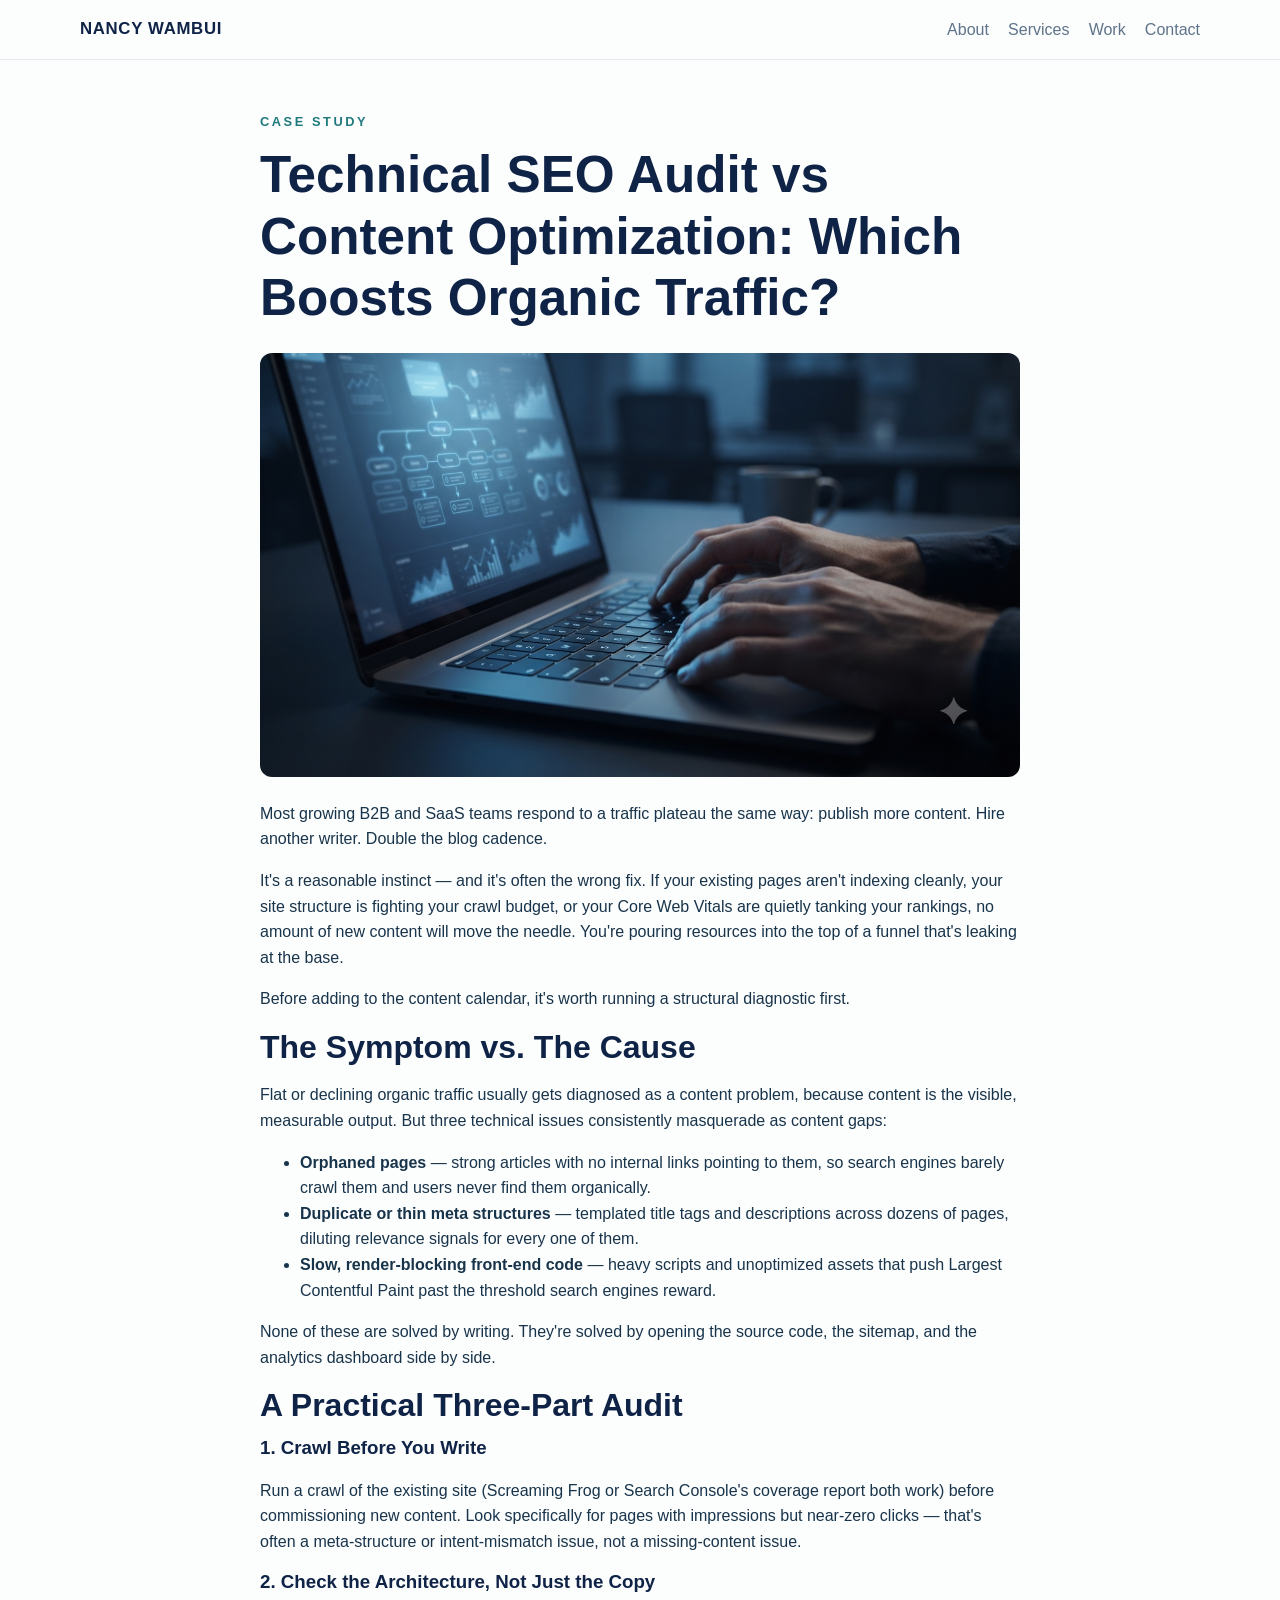
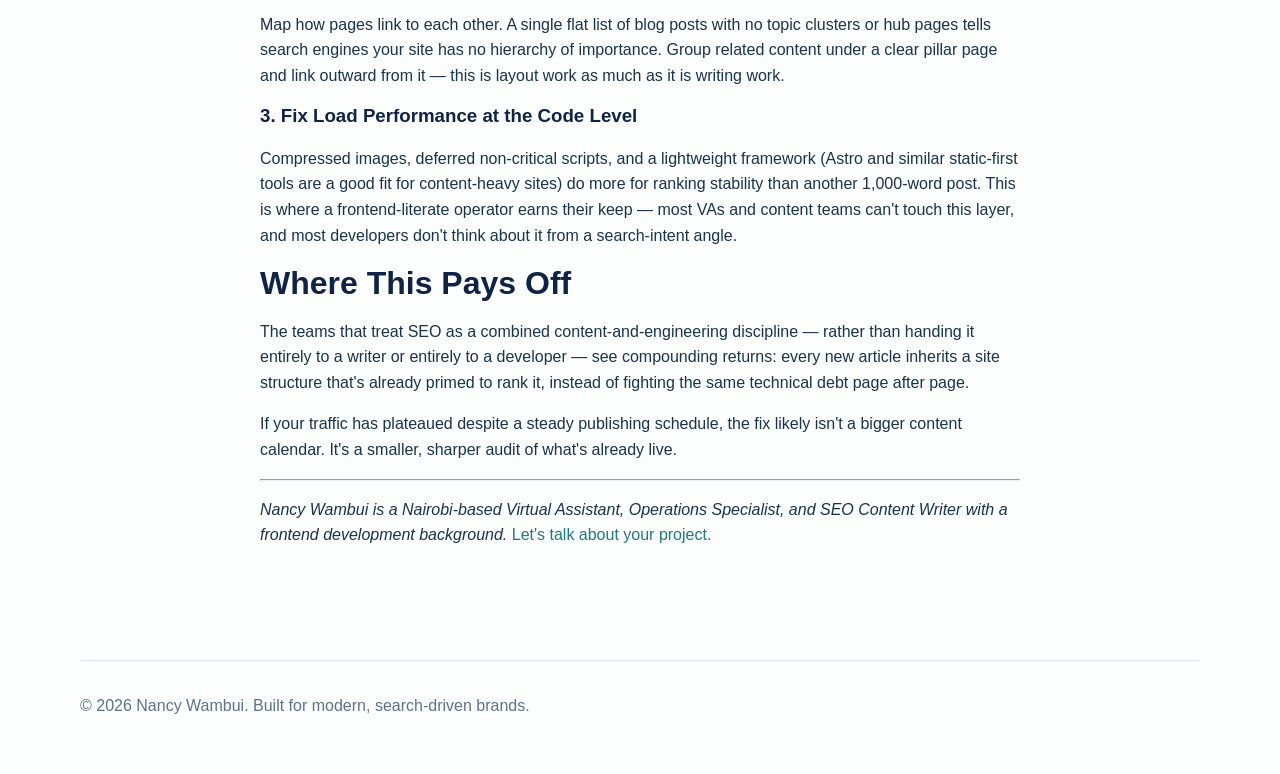
<file: article-technical-seo-audit-vs-content.html>
<!DOCTYPE html>
<html lang="en">
  <head>
    <meta charset="UTF-8" />
    <meta name="viewport" content="width=device-width, initial-scale=1.0" />
    <meta
      name="description"
      content="Nancy Wambui provides business operations, administration, and virtual assistant support, backed by hands-on experience in front-office management, event operations, and digital systems."
    />
    <meta property="og:title" content="Nancy Wambui | Operations &amp; Administration Specialist | Digital Systems Support" />
    <meta property="og:description" content="Nancy Wambui provides business operations, administration, and virtual assistant support, backed by hands-on experience in front-office management, event operations, and digital systems." />
    <meta property="og:type" content="article" />
    <meta property="og:url" content="https://missynancy.github.io/Portfolio/article-technical-seo-audit-vs-content.html" />
    <meta property="og:image" content="https://missynancy.github.io/Portfolio/assets/article-technical-seo-audit-cover.jpg" />
    <meta name="twitter:card" content="summary_large_image" />
    <meta name="twitter:title" content="Nancy Wambui | Operations &amp; Administration Specialist | Digital Systems Support" />
    <meta name="twitter:description" content="Nancy Wambui provides business operations, administration, and virtual assistant support, backed by hands-on experience in front-office management, event operations, and digital systems." />
    <meta name="twitter:image" content="https://missynancy.github.io/Portfolio/assets/article-technical-seo-audit-cover.jpg" />
    <title>Nancy Wambui | Operations &amp; Administration Specialist | Digital Systems Support</title>
    <meta name="theme-color" content="#0f2347" />
    <link rel="stylesheet" href="styles.css" />
    <link rel="canonical" href="https://missynancy.github.io/Portfolio/article-technical-seo-audit-vs-content.html" />
    <link rel="icon" type="image/x-icon" href="assets/favicon.ico" />
    <link rel="icon" type="image/png" sizes="32x32" href="assets/favicon-32.png" />
    <script type="application/ld+json">
    {
      "@context": "https://schema.org",
      "@type": "Article",
      "headline": "Technical SEO Audit vs Content Optimization: Which Boosts Organic Traffic?",
      "description": "Technical SEO audit vs content optimization: Learn how fixing crawl budget, site architecture, and technical SEO debt outperforms publishing more blog posts.",
      "author": {
        "@type": "Person",
        "name": "Nancy Wambui",
        "url": "https://missynancy.github.io/Portfolio/"
      },
      "publisher": {
        "@type": "Person",
        "name": "Nancy Wambui"
      },
      "dateModified": "2026-08-25",
      "mainEntityOfPage": "https://missynancy.github.io/Portfolio/article-technical-seo-audit-vs-content.html"
    }
    </script>
  </head>
  <body>
    <a class="skip-link" href="#main-content">Skip to content</a>

    <header class="site-header">
      <div class="container nav-bar">
        <a class="brand" href="index.html">Nancy Wambui</a>
        <nav class="site-nav" aria-label="Primary navigation">
          <a href="index.html#about">About</a>
          <a href="index.html#services">Services</a>
          <a href="index.html#portfolio">Work</a>
          <a href="index.html#contact">Contact</a>
        </nav>
      </div>
    </header>

    <main id="main-content">
      <section class="section" style="padding-top: 3rem;">
        <div class="container" style="max-width: 760px;">
          <p class="eyebrow">Case study</p>
          <h1>Technical SEO Audit vs Content Optimization: Which Boosts Organic Traffic?</h1>

          <img src="assets/article-technical-seo-audit-cover.png" alt="Diagram showing a site structure audit alongside a content calendar" style="width:100%; border-radius: 12px; margin: 1.5rem 0; display:block;" />

          <p>Most growing B2B and SaaS teams respond to a traffic plateau the same way: publish more content. Hire another writer. Double the blog cadence.</p>
          <p>
            It's a reasonable instinct — and it's often the wrong fix. If your existing pages aren't indexing cleanly, your site structure is fighting your crawl budget, or your Core Web Vitals are quietly tanking your rankings, no amount of new content will move the needle. You're pouring resources into the top of a funnel that's leaking at the base.
          </p>
          <p>Before adding to the content calendar, it's worth running a structural diagnostic first.</p>

          <h2>The Symptom vs. The Cause</h2>
          <p>
            Flat or declining organic traffic usually gets diagnosed as a content problem, because content is the visible, measurable output. But three technical issues consistently masquerade as content gaps:
          </p>
          <ul>
            <li><strong>Orphaned pages</strong> — strong articles with no internal links pointing to them, so search engines barely crawl them and users never find them organically.</li>
            <li><strong>Duplicate or thin meta structures</strong> — templated title tags and descriptions across dozens of pages, diluting relevance signals for every one of them.</li>
            <li><strong>Slow, render-blocking front-end code</strong> — heavy scripts and unoptimized assets that push Largest Contentful Paint past the threshold search engines reward.</li>
          </ul>
          <p>None of these are solved by writing. They're solved by opening the source code, the sitemap, and the analytics dashboard side by side.</p>

          <h2>A Practical Three-Part Audit</h2>

          <h3>1. Crawl Before You Write</h3>
          <p>
            Run a crawl of the existing site (Screaming Frog or Search Console's coverage report both work) before commissioning new content. Look specifically for pages with impressions but near-zero clicks — that's often a meta-structure or intent-mismatch issue, not a missing-content issue.
          </p>

          <h3>2. Check the Architecture, Not Just the Copy</h3>
          <p>
            Map how pages link to each other. A single flat list of blog posts with no topic clusters or hub pages tells search engines your site has no hierarchy of importance. Group related content under a clear pillar page and link outward from it — this is layout work as much as it is writing work.
          </p>

          <h3>3. Fix Load Performance at the Code Level</h3>
          <p>
            Compressed images, deferred non-critical scripts, and a lightweight framework (Astro and similar static-first tools are a good fit for content-heavy sites) do more for ranking stability than another 1,000-word post. This is where a frontend-literate operator earns their keep — most VAs and content teams can't touch this layer, and most developers don't think about it from a search-intent angle.
          </p>

          <h2>Where This Pays Off</h2>
          <p>
            The teams that treat SEO as a combined content-and-engineering discipline — rather than handing it entirely to a writer or entirely to a developer — see compounding returns: every new article inherits a site structure that's already primed to rank it, instead of fighting the same technical debt page after page.
          </p>
          <p>
            If your traffic has plateaued despite a steady publishing schedule, the fix likely isn't a bigger content calendar. It's a smaller, sharper audit of what's already live.
          </p>

          <hr />
          <p>
            <em>Nancy Wambui is a Nairobi-based Virtual Assistant, Operations Specialist, and SEO Content Writer with a frontend development background.</em>
            <a href="index.html#contact">Let's talk about your project.</a>
          </p>
        </div>
      </section>
    </main>

    <footer class="site-footer">
      <div class="container footer-row">
        <p>© 2026 Nancy Wambui. Built for modern, search-driven brands.</p>
      </div>
    </footer>
  </body>
</html>
</file>
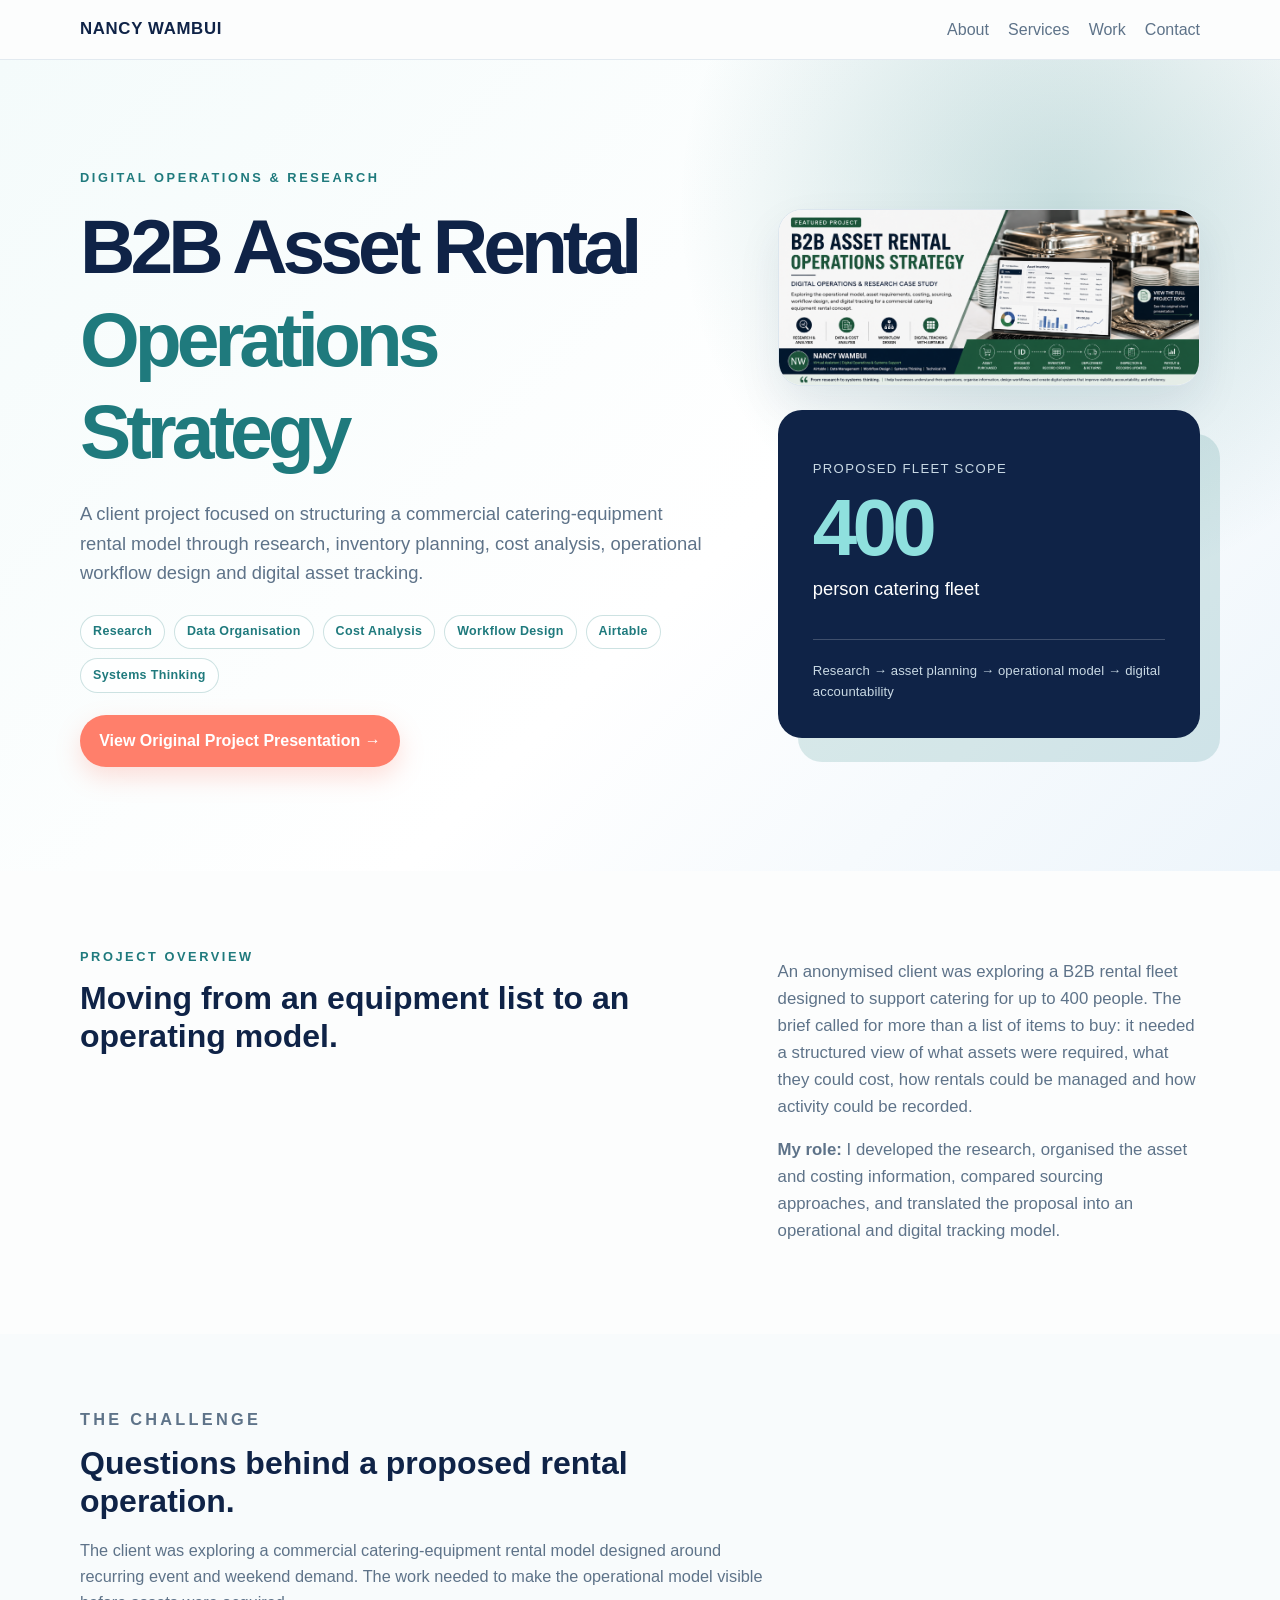
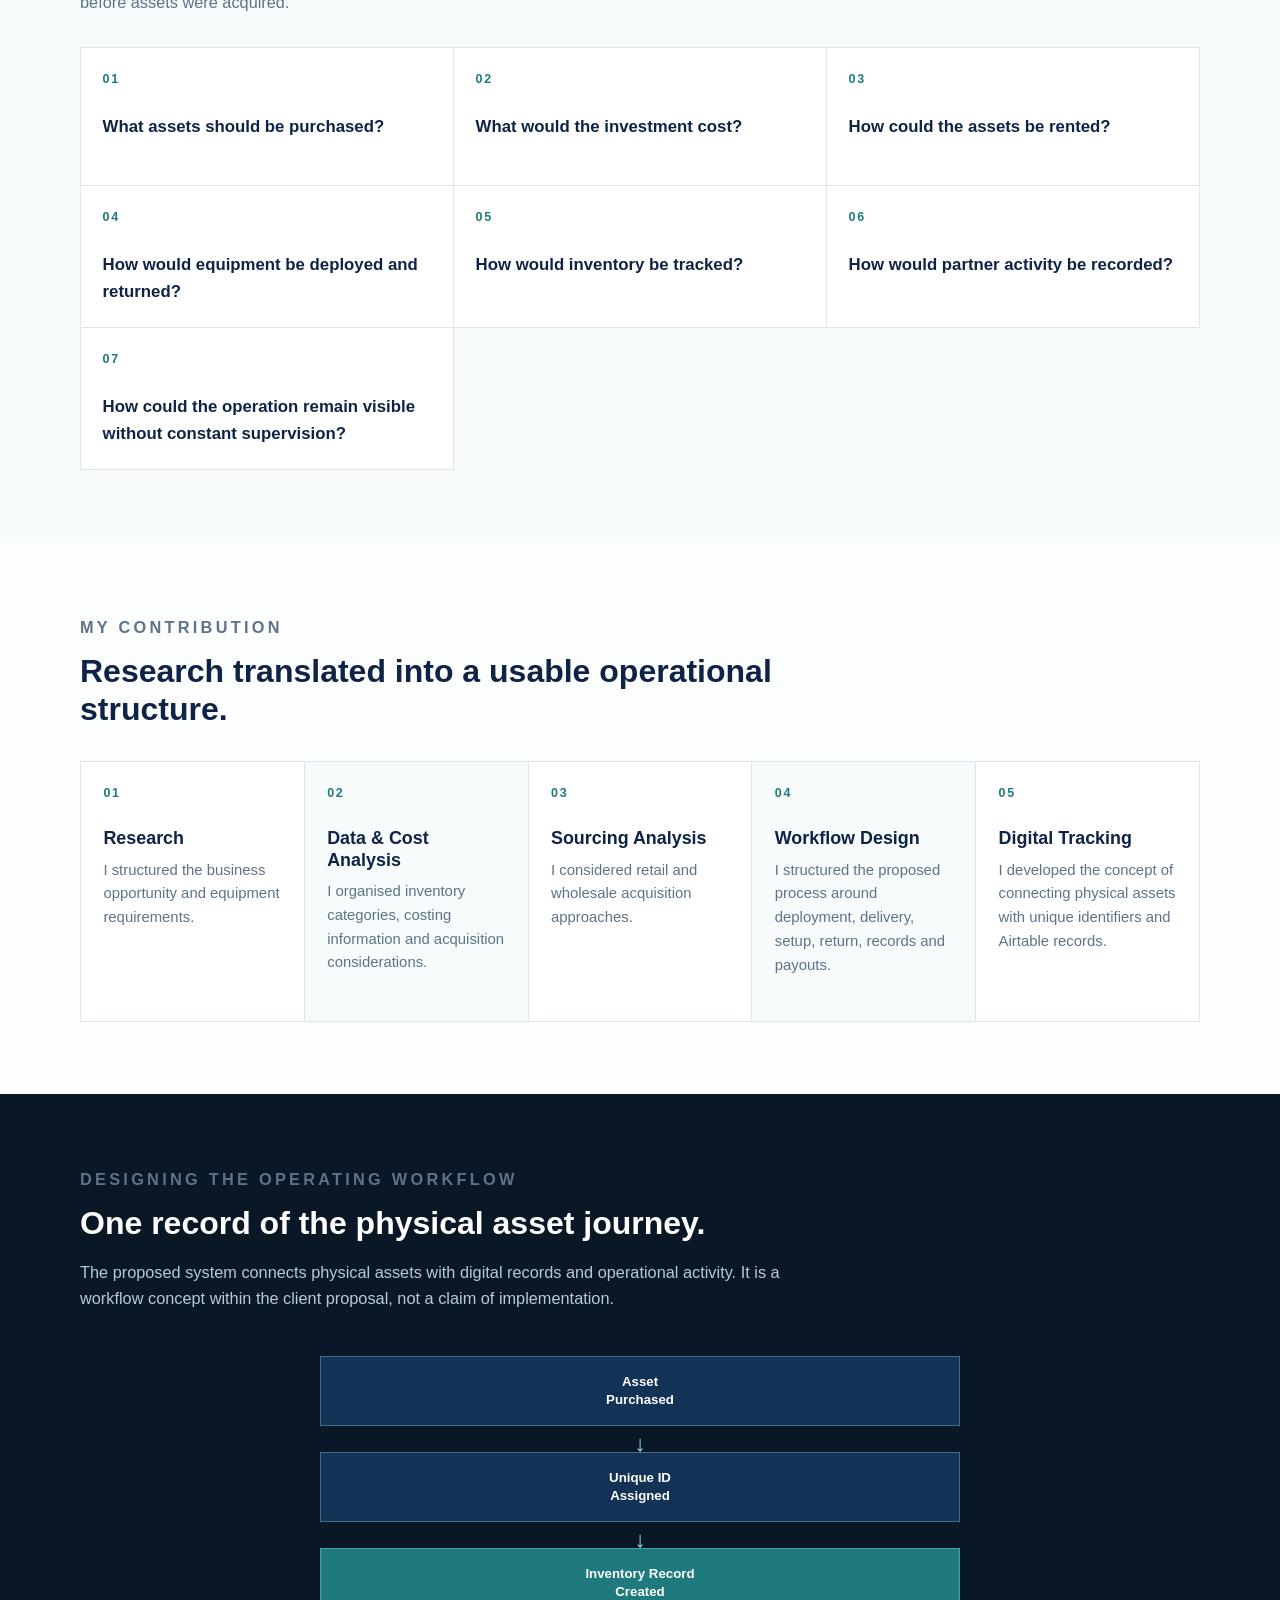
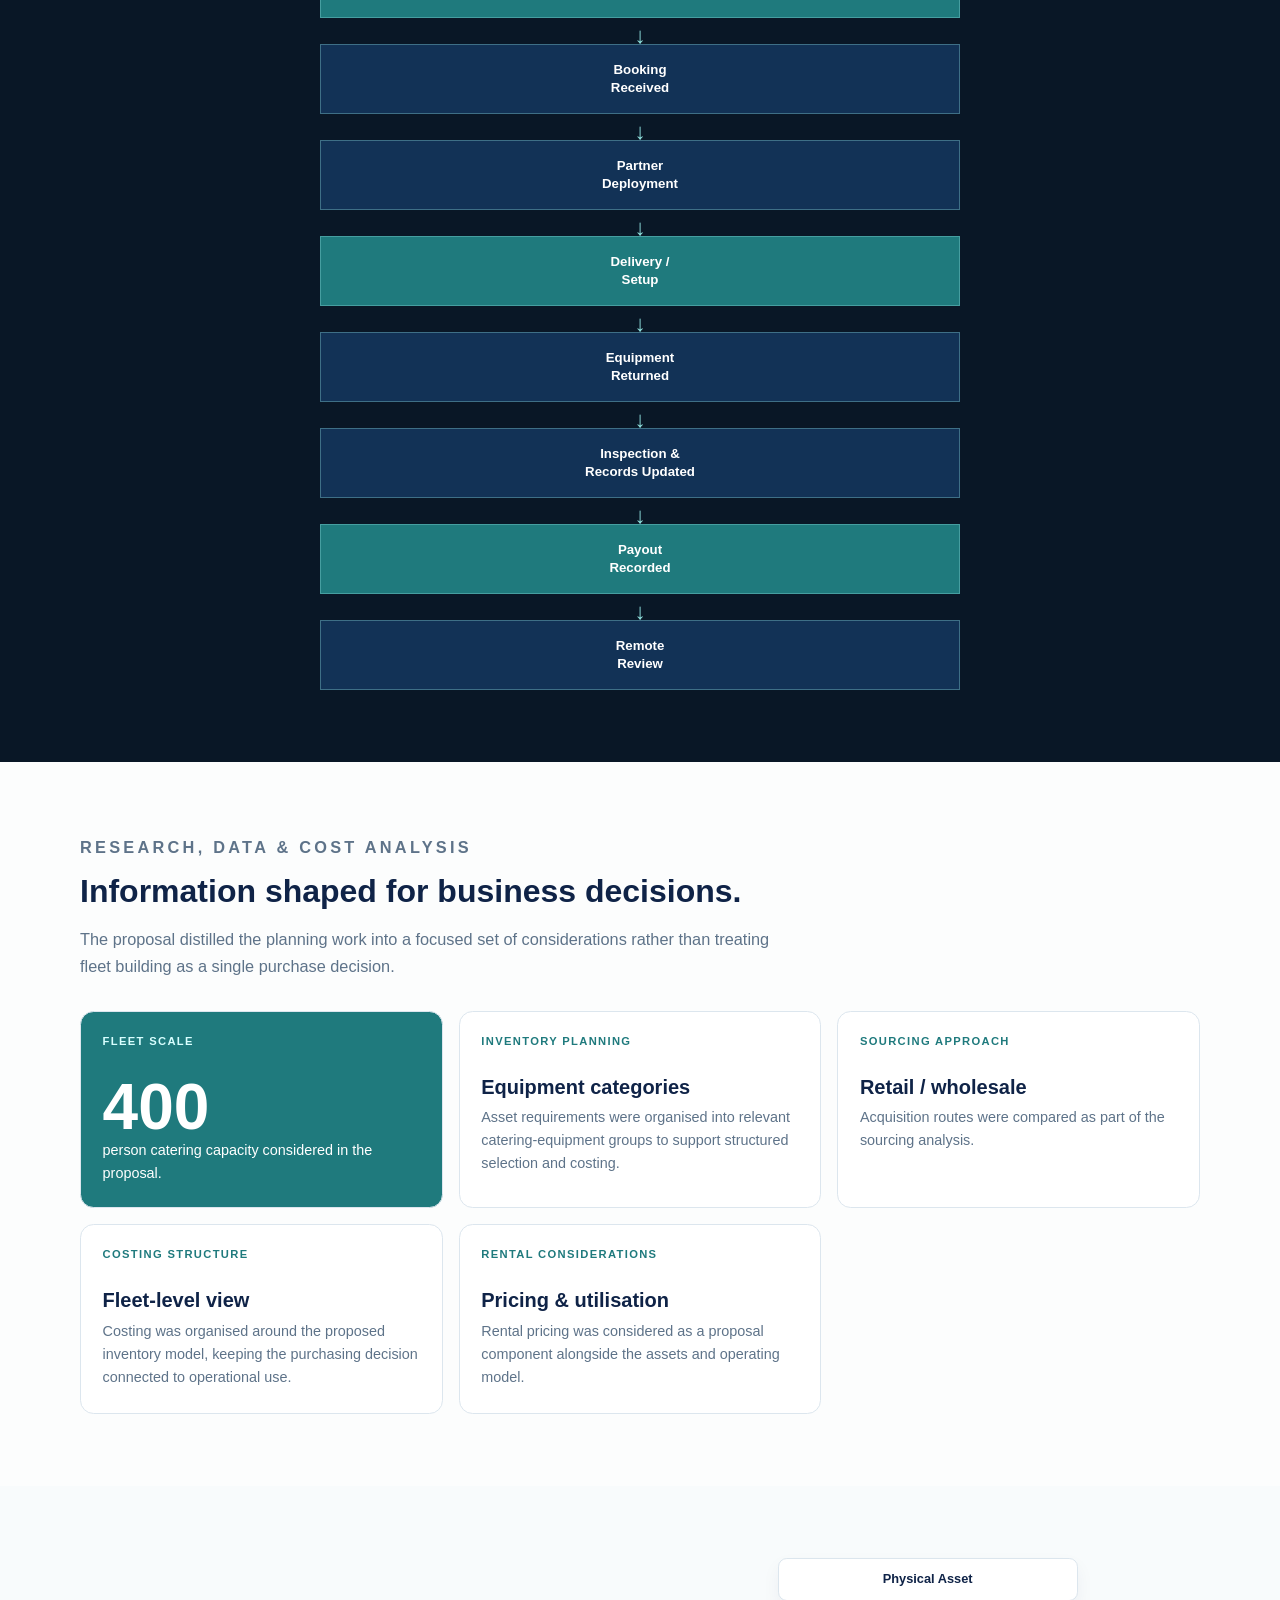
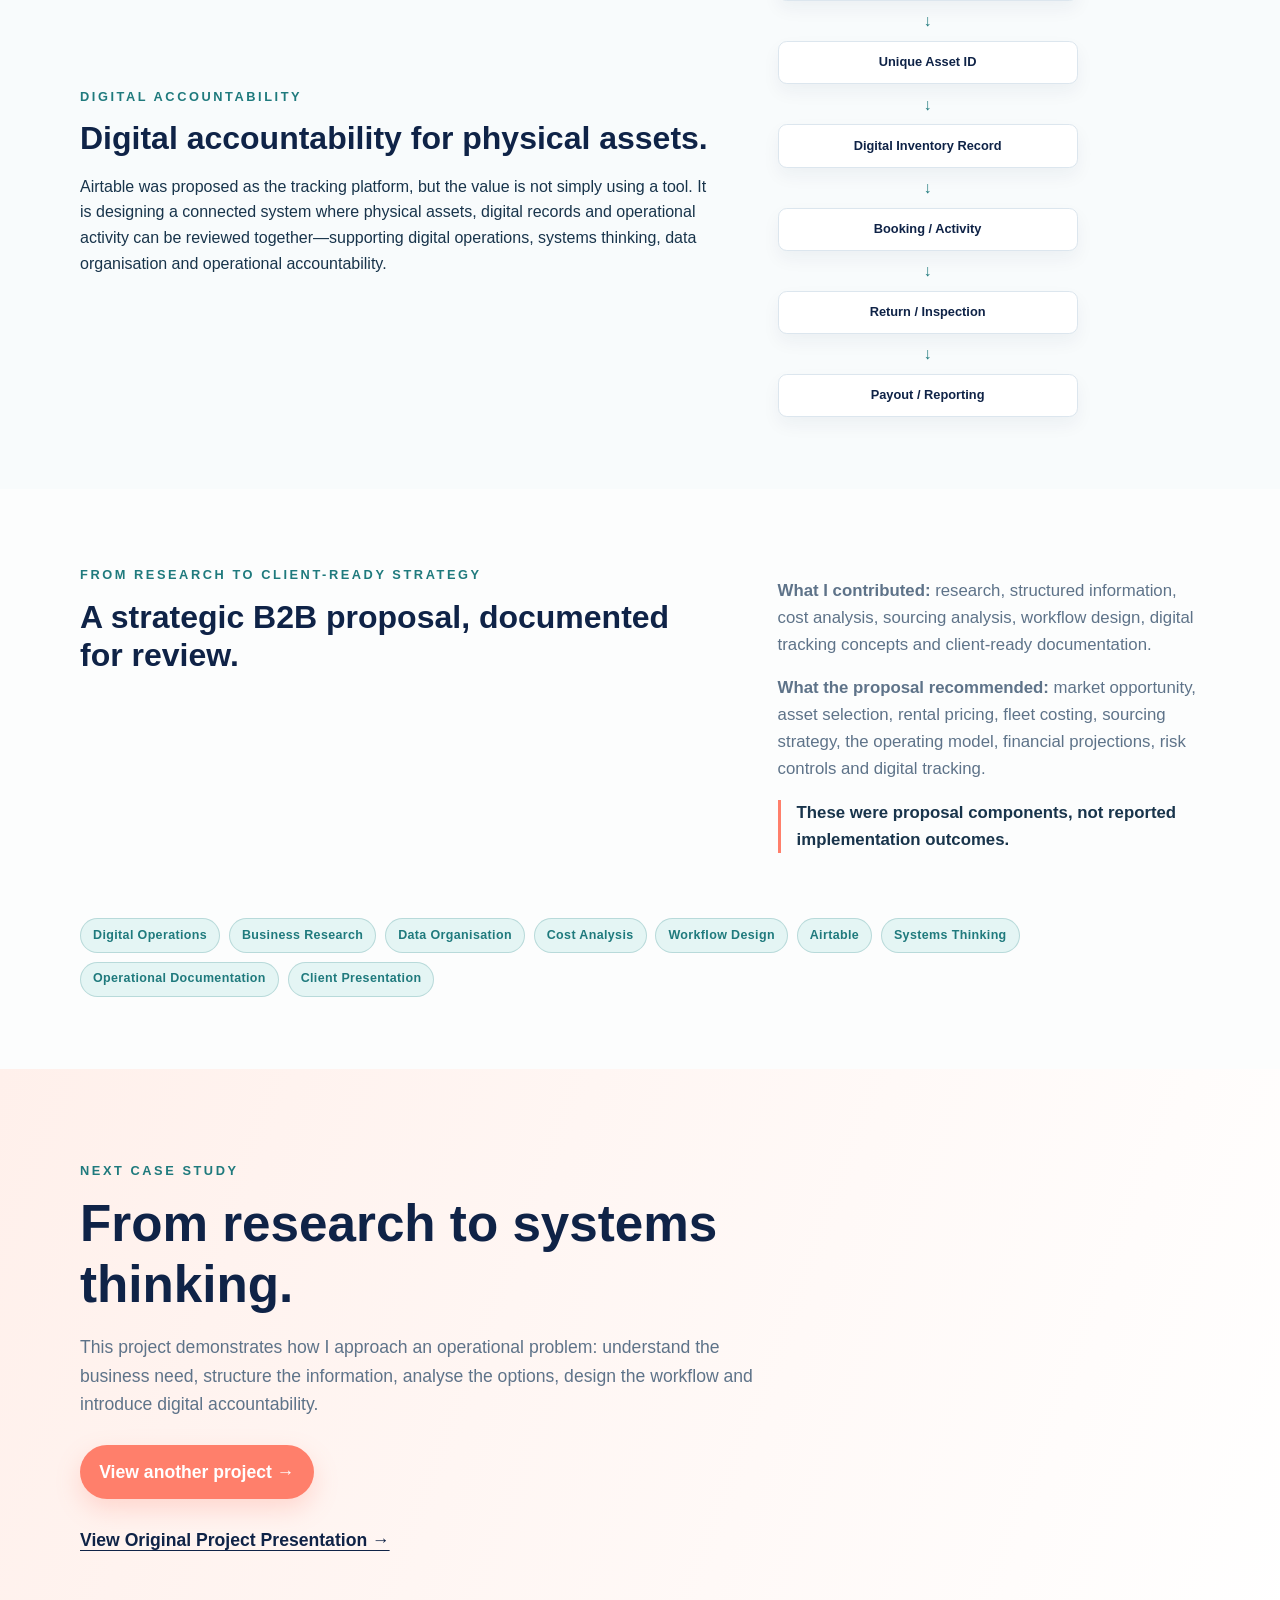
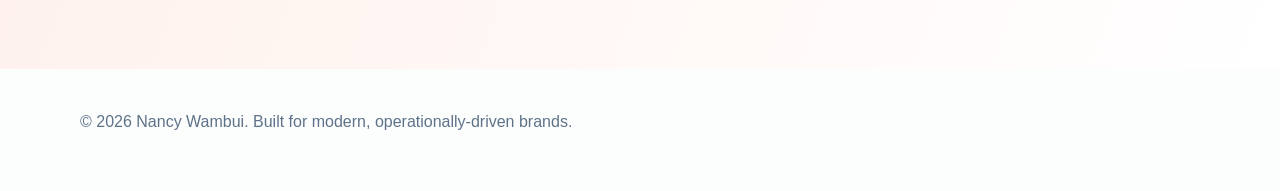
<file: case-study-fleet-operations.html>
<!DOCTYPE html>
<html lang="en">
  <head>
    <meta charset="UTF-8" />
    <meta name="viewport" content="width=device-width, initial-scale=1.0" />
    <meta name="description" content="Nancy Wambui provides business operations, administration, and virtual assistant support, backed by hands-on experience in front-office management, event operations, and digital systems." />
    <meta property="og:title" content="Nancy Wambui | Operations &amp; Administration Specialist | Digital Systems Support" />
    <meta property="og:description" content="Nancy Wambui provides business operations, administration, and virtual assistant support, backed by hands-on experience in front-office management, event operations, and digital systems." />
    <meta property="og:type" content="article" />
    <meta property="og:url" content="https://missynancy.github.io/Portfolio/case-study-fleet-operations.html" />
    <meta property="og:image" content="https://missynancy.github.io/Portfolio/assets/fleet-operations-case-study.png" />
    <meta name="twitter:card" content="summary_large_image" />
    <meta name="twitter:title" content="Nancy Wambui | Operations &amp; Administration Specialist | Digital Systems Support" />
    <meta name="twitter:description" content="Nancy Wambui provides business operations, administration, and virtual assistant support, backed by hands-on experience in front-office management, event operations, and digital systems." />
    <meta name="twitter:image" content="https://missynancy.github.io/Portfolio/assets/fleet-operations-case-study.png" />
    <meta name="theme-color" content="#0f2347" />
    <link rel="canonical" href="https://missynancy.github.io/Portfolio/case-study-fleet-operations.html" />
    <link rel="icon" type="image/x-icon" href="assets/favicon.ico" />
    <link rel="stylesheet" href="styles.css" />
    <title>Nancy Wambui | Operations &amp; Administration Specialist | Digital Systems Support</title>
  </head>
  <body class="operations-case">
    <a class="skip-link" href="#main-content">Skip to content</a>
    <header class="site-header">
      <div class="container nav-bar">
        <a class="brand" href="index.html">Nancy Wambui</a>
        <nav class="site-nav" aria-label="Primary navigation">
          <a href="index.html#about">About</a>
          <a href="index.html#services">Services</a>
          <a href="index.html#portfolio">Work</a>
          <a href="index.html#contact">Contact</a>
        </nav>
      </div>
    </header>

    <main id="main-content">
      <section class="ops-hero">
        <div class="container ops-hero-grid">
          <div>
            <p class="eyebrow">Digital Operations &amp; Research</p>
            <h1>B2B Asset Rental<br /><em>Operations Strategy</em></h1>
            <p class="ops-lede">A client project focused on structuring a commercial catering-equipment rental model through research, inventory planning, cost analysis, operational workflow design and digital asset tracking.</p>
            <div class="tag-list" aria-label="Project tags">
              <span>Research</span><span>Data Organisation</span><span>Cost Analysis</span><span>Workflow Design</span><span>Airtable</span><span>Systems Thinking</span>
            </div>
            <p><a class="button button-primary deck-button" href="assets/Catering_Fleet_Pitch_Deck.pptx.pdf" target="_blank" rel="noopener">View Original Project Presentation &rarr;</a></p>
          </div>
          <div class="ops-hero-media-stack">
            <figure class="ops-hero-image">
              <img src="assets/fleet-operations-case-study.png" alt="B2B Asset Rental Operations Strategy case study by Nancy Wambui" />
            </figure>
            <aside class="ops-hero-panel" aria-label="Project snapshot">
              <p class="panel-label">Proposed fleet scope</p>
              <strong>400</strong><span>person catering fleet</span>
              <div class="mini-rule"></div>
              <p>Research &rarr; asset planning &rarr; operational model &rarr; digital accountability</p>
            </aside>
          </div>
        </div>
      </section>

      <section class="section ops-overview">
        <div class="container split-heading">
          <div><p class="eyebrow">Project overview</p><h2>Moving from an equipment list to an operating model.</h2></div>
          <div><p>An anonymised client was exploring a B2B rental fleet designed to support catering for up to 400 people. The brief called for more than a list of items to buy: it needed a structured view of what assets were required, what they could cost, how rentals could be managed and how activity could be recorded.</p><p><strong>My role:</strong> I developed the research, organised the asset and costing information, compared sourcing approaches, and translated the proposal into an operational and digital tracking model.</p></div>
        </div>
      </section>

      <section class="section section-alt">
          <div class="container"><div class="section-heading"><p class="eyebrow">The challenge</p><h2>Questions behind a proposed rental operation.</h2><p>The client was exploring a commercial catering-equipment rental model designed around recurring event and weekend demand. The work needed to make the operational model visible before assets were acquired.</p></div>
          <ol class="question-grid">
            <li><span>01</span>What assets should be purchased?</li><li><span>02</span>What would the investment cost?</li><li><span>03</span>How could the assets be rented?</li><li><span>04</span>How would equipment be deployed and returned?</li><li><span>05</span>How would inventory be tracked?</li><li><span>06</span>How would partner activity be recorded?</li><li><span>07</span>How could the operation remain visible without constant supervision?</li>
          </ol>
        </div>
      </section>

      <section class="section">
        <div class="container"><div class="section-heading"><p class="eyebrow">My contribution</p><h2>Research translated into a usable operational structure.</h2></div>
          <div class="contribution-grid">
            <article><span>01</span><h3>Research</h3><p>I structured the business opportunity and equipment requirements.</p></article>
            <article><span>02</span><h3>Data &amp; Cost Analysis</h3><p>I organised inventory categories, costing information and acquisition considerations.</p></article>
            <article><span>03</span><h3>Sourcing Analysis</h3><p>I considered retail and wholesale acquisition approaches.</p></article>
            <article><span>04</span><h3>Workflow Design</h3><p>I structured the proposed process around deployment, delivery, setup, return, records and payouts.</p></article>
            <article><span>05</span><h3>Digital Tracking</h3><p>I developed the concept of connecting physical assets with unique identifiers and Airtable records.</p></article>
          </div>
        </div>
      </section>

      <section class="section ops-system-section">
        <div class="container"><div class="section-heading light-heading"><p class="eyebrow">Designing the operating workflow</p><h2>One record of the physical asset journey.</h2><p>The proposed system connects physical assets with digital records and operational activity. It is a workflow concept within the client proposal, not a claim of implementation.</p></div>
          <div class="workflow" aria-label="Proposed asset operating workflow">
            <div>Asset<br />Purchased</div><i aria-hidden="true">&darr;</i><div>Unique ID<br />Assigned</div><i aria-hidden="true">&darr;</i><div>Inventory Record<br />Created</div><i aria-hidden="true">&darr;</i><div>Booking<br />Received</div><i aria-hidden="true">&darr;</i><div>Partner<br />Deployment</div><i aria-hidden="true">&darr;</i><div>Delivery /<br />Setup</div><i aria-hidden="true">&darr;</i><div>Equipment<br />Returned</div><i aria-hidden="true">&darr;</i><div>Inspection &amp;<br />Records Updated</div><i aria-hidden="true">&darr;</i><div>Payout<br />Recorded</div><i aria-hidden="true">&darr;</i><div>Remote<br />Review</div>
          </div>
        </div>
      </section>

      <section class="section">
        <div class="container"><div class="section-heading"><p class="eyebrow">Research, data &amp; cost analysis</p><h2>Information shaped for business decisions.</h2><p>The proposal distilled the planning work into a focused set of considerations rather than treating fleet building as a single purchase decision.</p></div>
          <div class="analysis-grid">
            <article class="fleet-scale"><span class="metric-kicker">Fleet scale</span><strong>400</strong><p>person catering capacity considered in the proposal.</p></article>
            <article><span class="metric-kicker">Inventory planning</span><h3>Equipment categories</h3><p>Asset requirements were organised into relevant catering-equipment groups to support structured selection and costing.</p></article>
            <article><span class="metric-kicker">Sourcing approach</span><h3>Retail / wholesale</h3><p>Acquisition routes were compared as part of the sourcing analysis.</p></article>
            <article><span class="metric-kicker">Costing structure</span><h3>Fleet-level view</h3><p>Costing was organised around the proposed inventory model, keeping the purchasing decision connected to operational use.</p></article>
            <article><span class="metric-kicker">Rental considerations</span><h3>Pricing &amp; utilisation</h3><p>Rental pricing was considered as a proposal component alongside the assets and operating model.</p></article>
          </div>
        </div>
      </section>

      <section class="section section-alt">
        <div class="container digital-grid"><div><p class="eyebrow">Digital accountability</p><h2>Digital accountability for physical assets.</h2><p>Airtable was proposed as the tracking platform, but the value is not simply using a tool. It is designing a connected system where physical assets, digital records and operational activity can be reviewed together&mdash;supporting digital operations, systems thinking, data organisation and operational accountability.</p></div>
          <div class="relationship-diagram" aria-label="Proposed asset record relationship"><span>Physical Asset</span><b>&darr;</b><span>Unique Asset ID</span><b>&darr;</b><span>Digital Inventory Record</span><b>&darr;</b><span>Booking / Activity</span><b>&darr;</b><span>Return / Inspection</span><b>&darr;</b><span>Payout / Reporting</span></div>
        </div>
      </section>

      <section class="section">
        <div class="container split-heading">
          <div>
            <p class="eyebrow">From research to client-ready strategy</p>
            <h2>A strategic B2B proposal, documented for review.</h2>
          </div>
          <div>
            <p><strong>What I contributed:</strong> research, structured information, cost analysis, sourcing analysis, workflow design, digital tracking concepts and client-ready documentation.</p>
            <p><strong>What the proposal recommended:</strong> market opportunity, asset selection, rental pricing, fleet costing, sourcing strategy, the operating model, financial projections, risk controls and digital tracking.</p>
            <p class="proposal-note">These were proposal components, not reported implementation outcomes.</p>
          </div>
        </div>
        <div class="container"><div class="tag-list skills" aria-label="Skills demonstrated"><span>Digital Operations</span><span>Business Research</span><span>Data Organisation</span><span>Cost Analysis</span><span>Workflow Design</span><span>Airtable</span><span>Systems Thinking</span><span>Operational Documentation</span><span>Client Presentation</span></div></div>
      </section>

      <section class="ops-closing">
        <div class="container">
          <p class="eyebrow">Next case study</p>
          <h2>From research to systems thinking.</h2>
          <p>This project demonstrates how I approach an operational problem: understand the business need, structure the information, analyse the options, design the workflow and introduce digital accountability.</p>
          <p><a class="button button-primary" href="case-study-smartlukufitness.html">View another project &rarr;</a></p>
          <p><a class="deck-link" href="assets/Catering_Fleet_Pitch_Deck.pptx.pdf" target="_blank" rel="noopener">View Original Project Presentation &rarr;</a></p>
        </div>
      </section>
    </main>
    <footer class="site-footer"><div class="container"><p>&copy; 2026 Nancy Wambui. Built for modern, operationally-driven brands.</p></div></footer>
  </body>
</html>
</file>
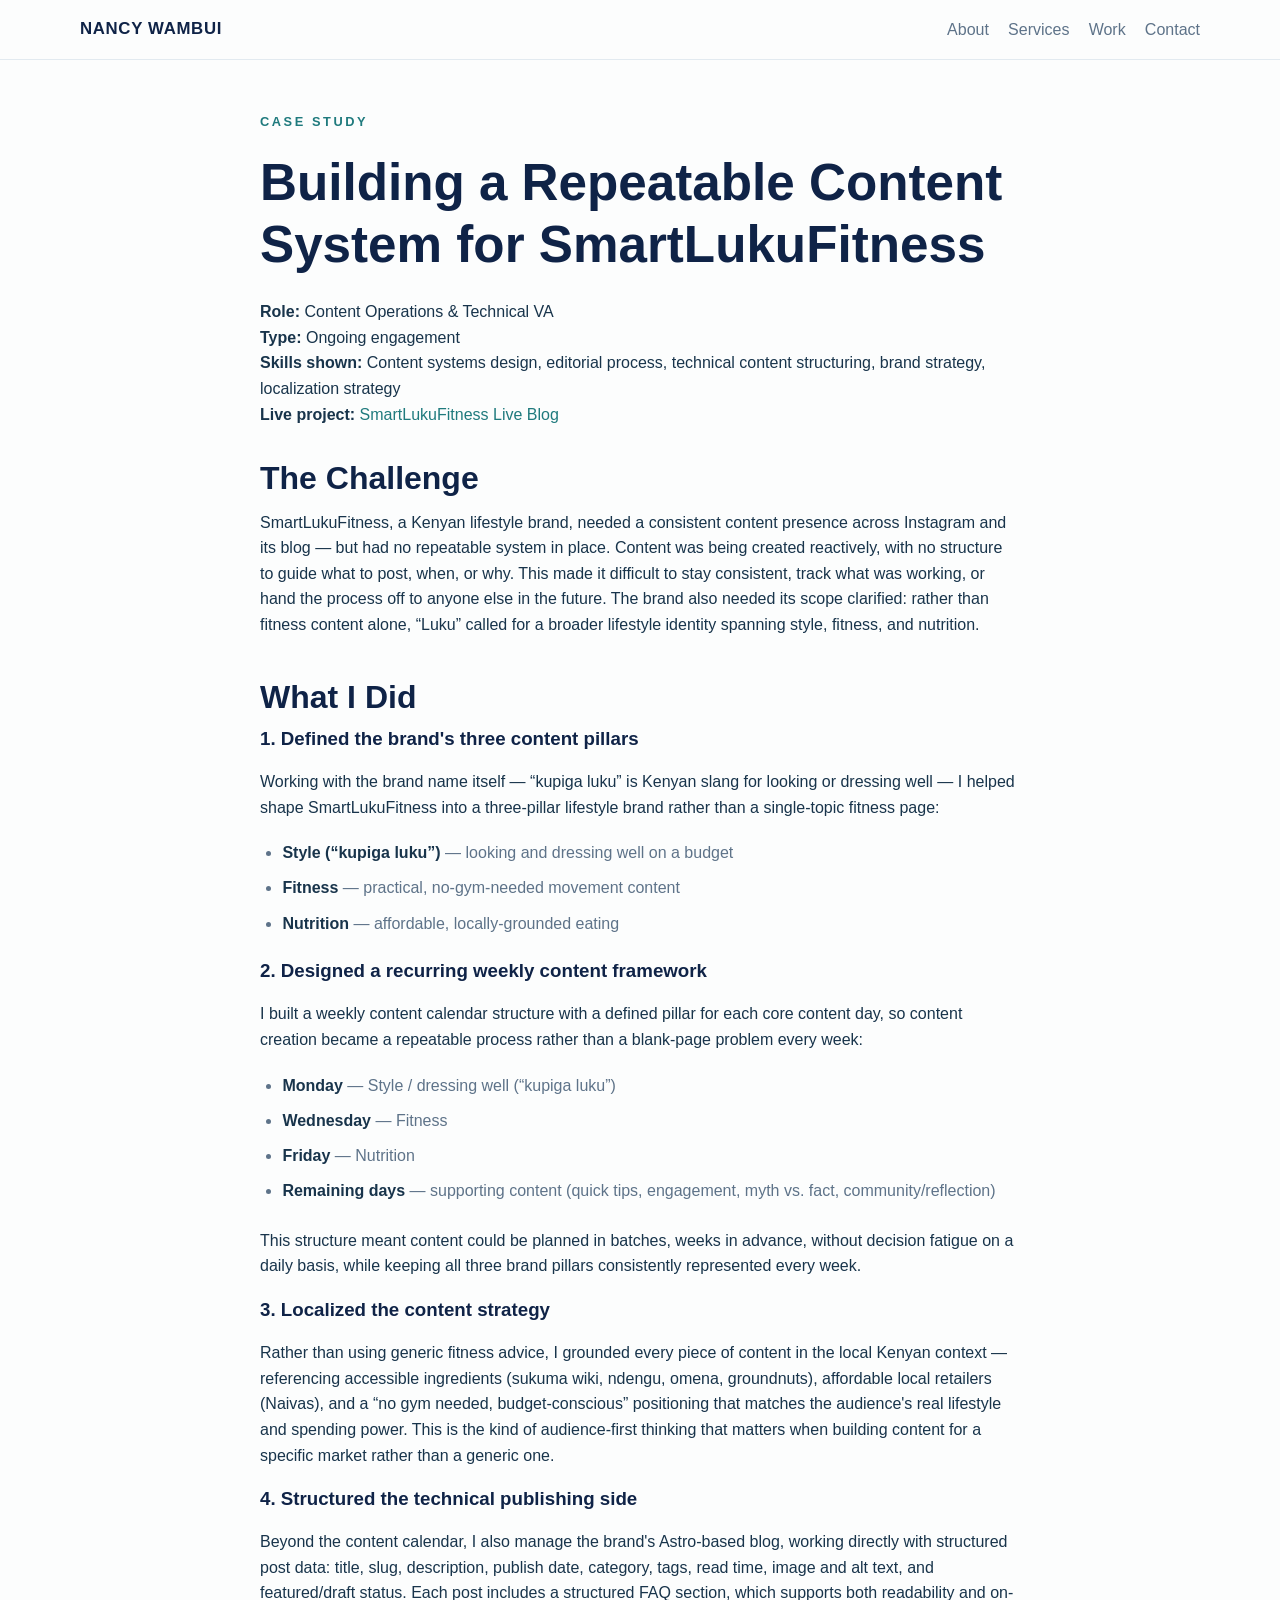
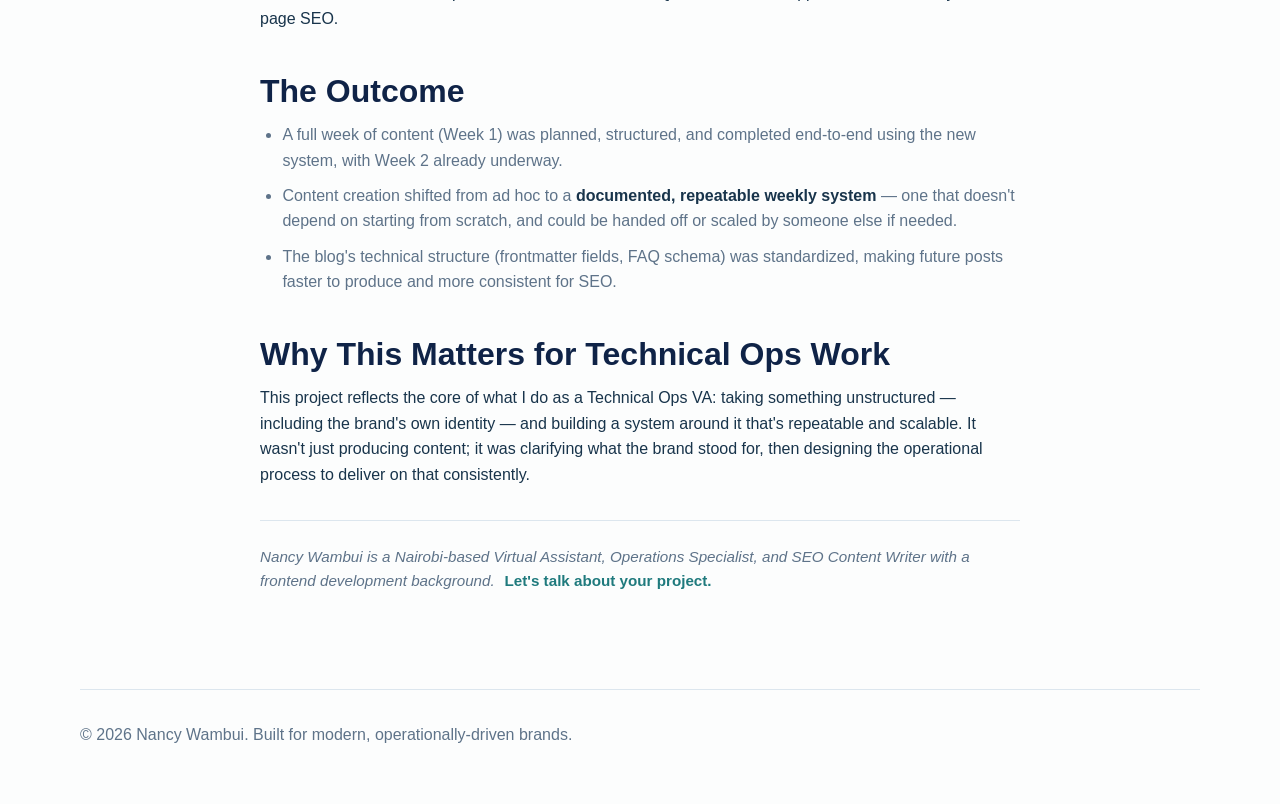
<file: case-study-smartlukufitness-content-system.html>
<!DOCTYPE html>
<html lang="en">
  <head>
    <meta charset="UTF-8" />
    <meta name="viewport" content="width=device-width, initial-scale=1.0" />
    <meta
      name="description"
      content="Nancy Wambui provides business operations, administration, and virtual assistant support, backed by hands-on experience in front-office management, event operations, and digital systems."
    />
    <meta property="og:title" content="Nancy Wambui | Operations &amp; Administration Specialist | Digital Systems Support" />
    <meta property="og:description" content="Nancy Wambui provides business operations, administration, and virtual assistant support, backed by hands-on experience in front-office management, event operations, and digital systems." />
    <meta property="og:type" content="article" />
    <meta property="og:url" content="https://missynancy.github.io/Portfolio/case-study-smartlukufitness-content-system.html" />
    <meta property="og:image" content="https://missynancy.github.io/Portfolio/assets/social-preview-updated.png" />
    <meta name="twitter:card" content="summary_large_image" />
    <meta name="twitter:title" content="Nancy Wambui | Operations &amp; Administration Specialist | Digital Systems Support" />
    <meta name="twitter:description" content="Nancy Wambui provides business operations, administration, and virtual assistant support, backed by hands-on experience in front-office management, event operations, and digital systems." />
    <meta name="twitter:image" content="https://missynancy.github.io/Portfolio/assets/social-preview-updated.png" />
    <title>Nancy Wambui | Operations &amp; Administration Specialist | Digital Systems Support</title>
    <link rel="canonical" href="https://missynancy.github.io/Portfolio/case-study-smartlukufitness-content-system.html" />
    <link rel="sitemap" type="application/xml" href="https://missynancy.github.io/Portfolio/sitemap.xml" />
    <meta name="theme-color" content="#0f2347" />
    <link rel="icon" type="image/x-icon" href="assets/favicon.ico" />
    <link rel="icon" type="image/png" sizes="32x32" href="assets/favicon-32.png" />
    <link rel="icon" type="image/png" sizes="192x192" href="assets/favicon-192.png" />
    <link rel="stylesheet" href="styles.css" />
    <script type="application/ld+json">
    {
      "@context": "https://schema.org",
      "@type": "TechArticle",
      "headline": "Building a Repeatable Content System for SmartLukuFitness",
      "description": "Case study on defining brand content pillars, building a weekly editorial calendar, localizing content strategy, and structuring Astro blog frontmatter and FAQ schema.",
      "author": {
        "@type": "Person",
        "name": "Nancy Wambui",
        "url": "https://missynancy.github.io/Portfolio/"
      },
      "publisher": {
        "@type": "Person",
        "name": "Nancy Wambui"
      },
      "datePublished": "2026-09-07",
      "mainEntityOfPage": "https://missynancy.github.io/Portfolio/case-study-smartlukufitness-content-system.html"
    }
    </script>
  </head>
  <body>
    <a class="skip-link" href="#main-content">Skip to content</a>

    <header class="site-header">
      <div class="container nav-bar">
        <a class="brand" href="index.html">Nancy Wambui</a>
        <nav class="site-nav" aria-label="Primary navigation">
          <a href="index.html#about">About</a>
          <a href="index.html#services">Services</a>
          <a href="index.html#portfolio">Work</a>
          <a href="index.html#contact">Contact</a>
        </nav>
      </div>
    </header>

    <main id="main-content">
      <section class="section" style="padding-top: 3rem;">
        <div class="container" style="max-width: 760px;">
          <div class="article-body">
            <p class="eyebrow">Case study</p>
            <h1>Building a Repeatable Content System for SmartLukuFitness</h1>

            <p>
              <strong>Role:</strong> Content Operations &amp; Technical VA<br />
              <strong>Type:</strong> Ongoing engagement<br />
              <strong>Skills shown:</strong> Content systems design, editorial process, technical content structuring, brand strategy, localization strategy<br />
              <strong>Live project:</strong> <a href="https://missynancy.github.io/Luku/" target="_blank" rel="noopener noreferrer">SmartLukuFitness Live Blog</a>
            </p>

            <h2>The Challenge</h2>
            <p>
              SmartLukuFitness, a Kenyan lifestyle brand, needed a consistent content presence across Instagram and its blog &mdash; but had no repeatable system in place. Content was being created reactively, with no structure to guide what to post, when, or why. This made it difficult to stay consistent, track what was working, or hand the process off to anyone else in the future. The brand also needed its scope clarified: rather than fitness content alone, &ldquo;Luku&rdquo; called for a broader lifestyle identity spanning style, fitness, and nutrition.
            </p>

            <h2>What I Did</h2>

            <h3>1. Defined the brand's three content pillars</h3>
            <p>
              Working with the brand name itself &mdash; &ldquo;kupiga luku&rdquo; is Kenyan slang for looking or dressing well &mdash; I helped shape SmartLukuFitness into a three-pillar lifestyle brand rather than a single-topic fitness page:
            </p>
            <ul>
              <li><strong>Style (&ldquo;kupiga luku&rdquo;)</strong> &mdash; looking and dressing well on a budget</li>
              <li><strong>Fitness</strong> &mdash; practical, no-gym-needed movement content</li>
              <li><strong>Nutrition</strong> &mdash; affordable, locally-grounded eating</li>
            </ul>

            <h3>2. Designed a recurring weekly content framework</h3>
            <p>
              I built a weekly content calendar structure with a defined pillar for each core content day, so content creation became a repeatable process rather than a blank-page problem every week:
            </p>
            <ul>
              <li><strong>Monday</strong> &mdash; Style / dressing well (&ldquo;kupiga luku&rdquo;)</li>
              <li><strong>Wednesday</strong> &mdash; Fitness</li>
              <li><strong>Friday</strong> &mdash; Nutrition</li>
              <li><strong>Remaining days</strong> &mdash; supporting content (quick tips, engagement, myth vs. fact, community/reflection)</li>
            </ul>
            <p>
              This structure meant content could be planned in batches, weeks in advance, without decision fatigue on a daily basis, while keeping all three brand pillars consistently represented every week.
            </p>

            <h3>3. Localized the content strategy</h3>
            <p>
              Rather than using generic fitness advice, I grounded every piece of content in the local Kenyan context &mdash; referencing accessible ingredients (sukuma wiki, ndengu, omena, groundnuts), affordable local retailers (Naivas), and a &ldquo;no gym needed, budget-conscious&rdquo; positioning that matches the audience's real lifestyle and spending power. This is the kind of audience-first thinking that matters when building content for a specific market rather than a generic one.
            </p>

            <h3>4. Structured the technical publishing side</h3>
            <p>
              Beyond the content calendar, I also manage the brand's Astro-based blog, working directly with structured post data: title, slug, description, publish date, category, tags, read time, image and alt text, and featured/draft status. Each post includes a structured FAQ section, which supports both readability and on-page SEO.
            </p>

            <h2>The Outcome</h2>
            <ul>
              <li>A full week of content (Week 1) was planned, structured, and completed end-to-end using the new system, with Week 2 already underway.</li>
              <li>Content creation shifted from ad hoc to a <strong>documented, repeatable weekly system</strong> &mdash; one that doesn't depend on starting from scratch, and could be handed off or scaled by someone else if needed.</li>
              <li>The blog's technical structure (frontmatter fields, FAQ schema) was standardized, making future posts faster to produce and more consistent for SEO.</li>
            </ul>

            <h2>Why This Matters for Technical Ops Work</h2>
            <p>
              This project reflects the core of what I do as a Technical Ops VA: taking something unstructured &mdash; including the brand's own identity &mdash; and building a system around it that's repeatable and scalable. It wasn't just producing content; it was clarifying what the brand stood for, then designing the operational process to deliver on that consistently.
            </p>

            <span class="bio-line">
              <em>Nancy Wambui is a Nairobi-based Virtual Assistant, Operations Specialist, and SEO Content Writer with a frontend development background.</em>
              <a href="index.html#contact">Let's talk about your project.</a>
            </span>
          </div>
        </div>
      </section>
    </main>

    <footer class="site-footer">
      <div class="container footer-row">
        <p>&copy; 2026 Nancy Wambui. Built for modern, operationally-driven brands.</p>
      </div>
    </footer>
  </body>
</html>
</file>
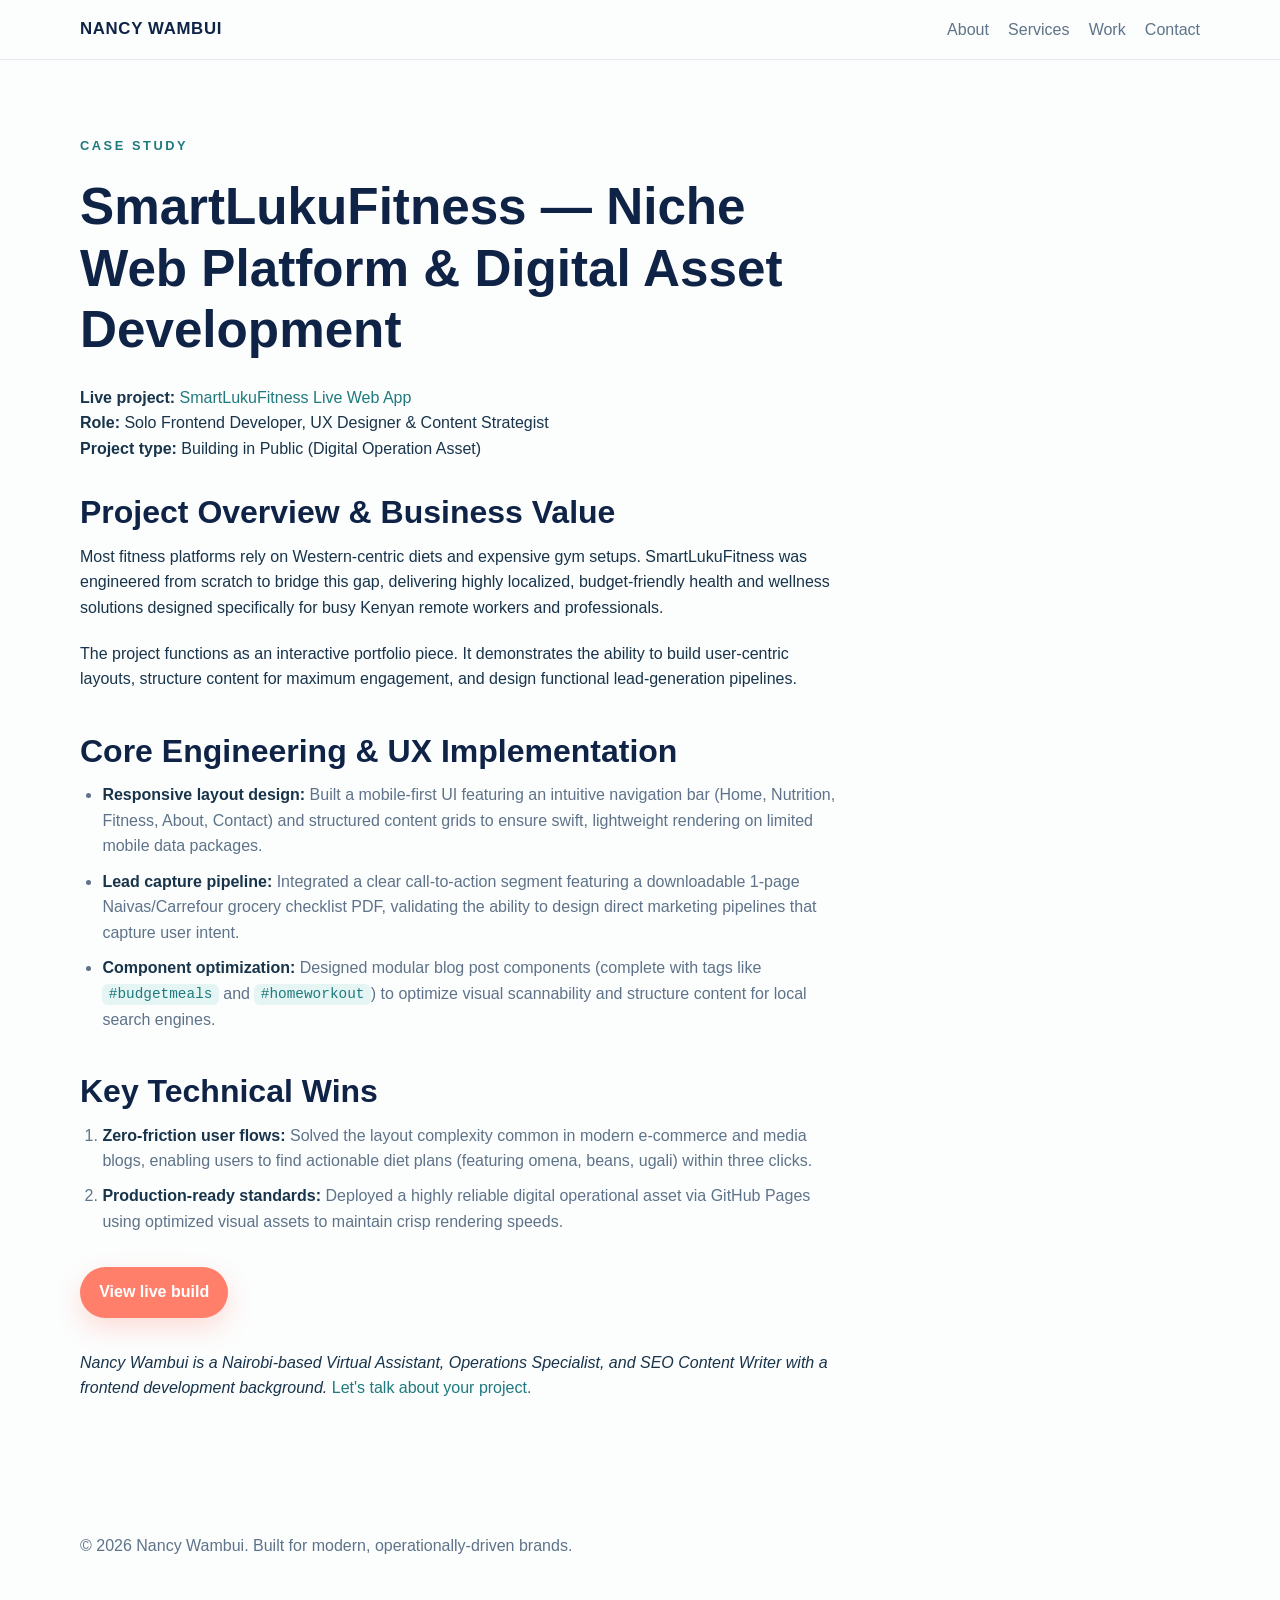
<file: case-study-smartlukufitness.html>
<!DOCTYPE html>
<html lang="en">
  <head>
    <meta charset="UTF-8" />
    <meta name="viewport" content="width=device-width, initial-scale=1.0" />
    <meta
      name="description"
      content="Nancy Wambui provides business operations, administration, and virtual assistant support, backed by hands-on experience in front-office management, event operations, and digital systems."
    />
    <meta property="og:title" content="Nancy Wambui | Operations &amp; Administration Specialist | Digital Systems Support" />
    <meta property="og:description" content="Nancy Wambui provides business operations, administration, and virtual assistant support, backed by hands-on experience in front-office management, event operations, and digital systems." />
    <meta property="og:type" content="article" />
    <meta property="og:url" content="https://missynancy.github.io/Portfolio/case-study-smartlukufitness.html" />
    <meta property="og:image" content="https://missynancy.github.io/Portfolio/assets/me2.jpg" />
    <meta name="twitter:card" content="summary_large_image" />
    <meta name="twitter:title" content="Nancy Wambui | Operations &amp; Administration Specialist | Digital Systems Support" />
    <meta name="twitter:description" content="Nancy Wambui provides business operations, administration, and virtual assistant support, backed by hands-on experience in front-office management, event operations, and digital systems." />
    <meta name="twitter:image" content="https://missynancy.github.io/Portfolio/assets/me2.jpg" />
    <title>Nancy Wambui | Operations &amp; Administration Specialist | Digital Systems Support</title>
    <link rel="canonical" href="https://missynancy.github.io/Portfolio/case-study-smartlukufitness.html" />
    <link rel="sitemap" type="application/xml" href="https://missynancy.github.io/Portfolio/sitemap.xml" />
    <meta name="theme-color" content="#0f2347" />
    <link rel="icon" type="image/x-icon" href="assets/favicon.ico" />
    <link rel="icon" type="image/png" sizes="32x32" href="assets/favicon-32.png" />
    <link rel="icon" type="image/png" sizes="192x192" href="assets/favicon-192.png" />
    <link rel="stylesheet" href="styles.css" />
  </head>
  <body>
    <a class="skip-link" href="#main-content">Skip to content</a>

    <header class="site-header">
      <div class="container nav-bar">
        <a class="brand" href="index.html">Nancy Wambui</a>
        <nav class="site-nav" aria-label="Primary navigation">
          <a href="index.html#about">About</a>
          <a href="index.html#services">Services</a>
          <a href="index.html#portfolio">Work</a>
          <a href="index.html#contact">Contact</a>
        </nav>
      </div>
    </header>

    <main id="main-content">
      <section class="section">
        <div class="container">
        <div class="article-body">
          <p class="eyebrow">Case study</p>
          <h1>SmartLukuFitness &mdash; Niche Web Platform &amp; Digital Asset Development</h1>

          <p>
            <strong>Live project:</strong>
            <a href="https://missynancy.github.io/Luku/" target="_blank" rel="noreferrer">SmartLukuFitness Live Web App</a><br />
            <strong>Role:</strong> Solo Frontend Developer, UX Designer &amp; Content Strategist<br />
            <strong>Project type:</strong> Building in Public (Digital Operation Asset)
          </p>

          <h2>Project Overview &amp; Business Value</h2>
          <p>
            Most fitness platforms rely on Western-centric diets and expensive gym setups. SmartLukuFitness was engineered from scratch to bridge this gap, delivering highly localized, budget-friendly health and wellness solutions designed specifically for busy Kenyan remote workers and professionals.
          </p>
          <p>
            The project functions as an interactive portfolio piece. It demonstrates the ability to build user-centric layouts, structure content for maximum engagement, and design functional lead-generation pipelines.
          </p>

          <h2>Core Engineering &amp; UX Implementation</h2>
          <ul>
            <li>
              <strong>Responsive layout design:</strong> Built a mobile-first UI featuring an intuitive navigation bar (Home, Nutrition, Fitness, About, Contact) and structured content grids to ensure swift, lightweight rendering on limited mobile data packages.
            </li>
            <li>
              <strong>Lead capture pipeline:</strong> Integrated a clear call-to-action segment featuring a downloadable 1-page Naivas/Carrefour grocery checklist PDF, validating the ability to design direct marketing pipelines that capture user intent.
            </li>
            <li>
              <strong>Component optimization:</strong> Designed modular blog post components (complete with tags like <code>#budgetmeals</code> and <code>#homeworkout</code>) to optimize visual scannability and structure content for local search engines.
            </li>
          </ul>

          <h2>Key Technical Wins</h2>
          <ol>
            <li>
              <strong>Zero-friction user flows:</strong> Solved the layout complexity common in modern e-commerce and media blogs, enabling users to find actionable diet plans (featuring omena, beans, ugali) within three clicks.
            </li>
            <li>
              <strong>Production-ready standards:</strong> Deployed a highly reliable digital operational asset via GitHub Pages using optimized visual assets to maintain crisp rendering speeds.
            </li>
          </ol>

          <p>
            <a class="button button-primary" href="https://missynancy.github.io/Luku/" target="_blank" rel="noreferrer">View live build</a>
          </p>

          <p style="margin-top: 2rem;">
            <em>Nancy Wambui is a Nairobi-based Virtual Assistant, Operations Specialist, and SEO Content Writer with a frontend development background.</em>
            <a href="index.html#contact">Let's talk about your project.</a>
          </p>
        </div>
        </div>
      </section>
    </main>

    <footer class="site-footer">
      <div class="container">
        <p>&copy; 2026 Nancy Wambui. Built for modern, operationally-driven brands.</p>
      </div>
    </footer>
  </body>
</html>
</file>
<file: styles.css>
:root {
  --navy: #0f2347;
  --navy-deep: #091726;
  --teal: #1f7a7d;
  --teal-soft: #e4f5f4;
  --coral: #ff7f6b;
  --coral-soft: #fff0eb;
  --text: #18344b;
  --muted: #5e7389;
  --border: #dce6ee;
  --bg: #fcfdfd;
  --shadow: 0 20px 45px rgba(15, 35, 71, 0.08);
}

* {
  box-sizing: border-box;
}

html {
  scroll-behavior: smooth;
}

body {
  margin: 0;
  font-family: Inter, "Segoe UI", Roboto, Helvetica, Arial, sans-serif;
  color: var(--text);
  background: var(--bg);
  line-height: 1.6;
}

a {
  color: var(--teal);
  text-decoration: none;
}

img {
  max-width: 100%;
  display: block;
}

.skip-link {
  position: absolute;
  left: -999px;
  top: 0;
}

.skip-link:focus {
  left: 1rem;
  top: 1rem;
  z-index: 1000;
  background: var(--navy);
  color: white;
  padding: 0.75rem 1rem;
}

.container {
  width: min(1120px, calc(100% - 2rem));
  margin: 0 auto;
}

.site-header {
  position: sticky;
  top: 0;
  z-index: 10;
  background: rgba(252, 253, 253, 0.92);
  backdrop-filter: blur(10px);
  border-bottom: 1px solid rgba(220, 230, 238, 0.8);
}

.nav-bar {
  display: flex;
  align-items: center;
  justify-content: space-between;
  padding: 1rem 0;
}

.brand {
  font-size: 1.05rem;
  font-weight: 700;
  letter-spacing: 0.04em;
  text-transform: uppercase;
  color: var(--navy);
}

.site-nav {
  display: flex;
  gap: 1.2rem;
  flex-wrap: wrap;
}

.site-nav a {
  color: var(--muted);
  font-weight: 500;
}

.site-nav a:hover,
.site-nav a:focus-visible {
  color: var(--teal);
}

.hero {
  padding: 5rem 0 4rem;
  background: linear-gradient(135deg, #ffffff 0%, var(--teal-soft) 100%);
}

.hero-grid,
.about-grid,
.contact-grid {
  display: grid;
  gap: 2rem;
  align-items: center;
}

.hero-grid {
  grid-template-columns: 1.1fr 0.9fr;
}

.eyebrow {
  display: inline-block;
  margin: 0 0 0.75rem;
  font-size: 0.8rem;
  letter-spacing: 0.2em;
  text-transform: uppercase;
  color: var(--teal);
  font-weight: 700;
}

h1,
h2,
h3 {
  line-height: 1.2;
  color: var(--navy);
  margin-top: 0;
}

h1 {
  font-size: clamp(2.2rem, 4vw, 3.4rem);
  margin-bottom: 1rem;
}

h2 {
  font-size: clamp(1.6rem, 2.5vw, 2.2rem);
  margin-bottom: 0.75rem;
}

.hero-text,
.section-heading p,
.about-grid p,
.info-card p,
.case-card p,
.contact-grid p {
  color: var(--muted);
  font-size: 1.02rem;
}

.button {
  display: inline-block;
  padding: 0.8rem 1.2rem;
  border-radius: 999px;
  font-weight: 600;
  transition: transform 160ms ease, box-shadow 160ms ease;
}

.button:hover,
.button:focus-visible {
  transform: translateY(-1px);
}

.button-primary {
  background: var(--coral);
  color: white;
  box-shadow: 0 10px 25px rgba(255, 127, 107, 0.25);
}

.hero-visual {
  padding: 1rem;
  border-radius: 2rem;
  background: white;
  box-shadow: var(--shadow);
}

.section {
  padding: 4.5rem 0;
}

.section-alt {
  background: #f8fbfc;
}

.section-heading {
  max-width: 700px;
  margin-bottom: 2rem;
}

.about-grid {
  grid-template-columns: 1.2fr 0.8fr;
}

.about-card,
.info-card,
.case-card,
.contact-form {
  background: white;
  border: 1px solid var(--border);
  border-radius: 1.2rem;
  box-shadow: var(--shadow);
}

.about-card,
.info-card,
.case-card {
  padding: 1.5rem;
}

/* Shared card grid layout — used by both the Services and Portfolio
   sections. Kept as a single definition so both sections always
   stay in sync (previously this was declared twice with conflicting
   column/gap rules, and the second definition silently won). */
.card-grid {
  display: grid;
  grid-template-columns: repeat(auto-fit, minmax(300px, 1fr));
  gap: 1.5rem;
  margin-top: 2rem;
}

.case-card a {
  font-weight: 600;
  margin-right: 1rem;
  display: inline-block;
}

.contact-grid {
  grid-template-columns: 0.95fr 1.05fr;
}

.contact-form {
  padding: 1.5rem;
  display: flex;
  flex-direction: column;
  gap: 0.7rem;
}

label {
  font-weight: 600;
  color: var(--navy);
}

input,
textarea {
  border: 1px solid var(--border);
  border-radius: 0.8rem;
  padding: 0.8rem 0.9rem;
  font: inherit;
  color: var(--text);
  background: #fff;
}

input:focus,
textarea:focus {
  outline: 2px solid rgba(31, 122, 125, 0.2);
  border-color: var(--teal);
}

.social-links {
  display: flex;
  gap: 1rem;
  padding: 0;
  list-style: none;
  margin: 1rem 0 0;
}

.site-footer {
  padding: 1.5rem 0 2.5rem;
  color: var(--muted);
}

.footer-row {
  border-top: 1px solid var(--border);
  padding-top: 1rem;
}

.table-wrap {
  overflow-x: auto;
  margin: 1.5rem 0;
}

.compare-table {
  width: 100%;
  border-collapse: collapse;
  font-size: 0.95rem;
}

.compare-table th,
.compare-table td {
  padding: 0.8rem 1rem;
  border: 1px solid var(--border);
  text-align: left;
}

.compare-table th {
  background: var(--teal-soft);
  color: var(--navy);
}

.compare-table tbody tr:nth-child(even) {
  background: #fafcfd;
}

blockquote {
  margin: 2rem 0;
  padding: 1.25rem 1.5rem;
  background: var(--teal-soft);
  border-left: 4px solid var(--teal);
  border-radius: 0.5rem;
  color: var(--text);
  font-style: italic;
}

blockquote p {
  margin: 0;
}

blockquote footer {
  margin-top: 0.75rem;
  font-style: normal;
  font-weight: 700;
  color: var(--navy);
}

/* Service cards get a subtle hover lift; portfolio/about cards stay static */
.info-card {
  transition: transform 0.2s ease, box-shadow 0.2s ease;
}

.info-card:hover {
  transform: translateY(-4px);
  box-shadow: 0 10px 15px -3px rgba(15, 35, 71, 0.12);
  border-color: var(--navy);
}

.info-card h3 {
  font-size: 1.35rem;
  margin: 0 0 0.5rem;
}

.price-tag {
  display: inline-block;
  background-color: rgba(15, 35, 71, 0.06);
  color: var(--navy);
  padding: 0.35rem 0.75rem;
  border-radius: 6px;
  font-size: 0.9rem;
  font-weight: 600;
  width: fit-content;
  margin-bottom: 1.25rem;
  letter-spacing: 0.02em;
  border: 1px solid rgba(15, 35, 71, 0.1);
}

.info-card p:not(.price-tag) {
  margin: 0;
}

@media (max-width: 800px) {
  .hero-grid,
  .about-grid,
  .contact-grid,
  .card-grid {
    grid-template-columns: 1fr;
  }

  .hero {
    padding-top: 3.5rem;
  }
}

@media (max-width: 600px) {
  .nav-bar {
    flex-direction: column;
    align-items: flex-start;
    gap: 0.75rem;
  }

  .site-nav {
    gap: 0.8rem;
  }

  .hero {
    padding: 3rem 0 3rem;
  }

  .section {
    padding: 3.5rem 0;
  }

  .card-grid {
    gap: 1.25rem;
  }

  .info-card {
    padding: 1.25rem;
  }
}

/* ---------------------------------------------
   Article / case study body content
   Scoped to .article-body so it only affects
   long-form pages (case studies, blog articles)
   and never touches the homepage sections above.
--------------------------------------------- */

.article-body {
  max-width: 760px;
}

.article-body h1 {
  margin-bottom: 1.5rem;
}

.article-body h2 {
  margin-top: 2.5rem;
  margin-bottom: 0.75rem;
}

.article-body h2:first-of-type {
  margin-top: 2rem;
}

.article-body p {
  margin: 0 0 1.25rem;
}

.article-body ul,
.article-body ol {
  margin: 0 0 1.5rem;
  padding-left: 1.4rem;
  color: var(--muted);
}

.article-body li {
  margin-bottom: 0.6rem;
}

.article-body li strong {
  color: var(--text);
}

.article-body code {
  background: var(--teal-soft);
  color: var(--teal);
  padding: 0.15rem 0.4rem;
  border-radius: 0.4rem;
  font-size: 0.9em;
  font-family: "SFMono-Regular", Consolas, "Liberation Mono", Menlo, monospace;
}

.article-body .button {
  margin-top: 0.5rem;
}

.article-body .bio-line {
  display: block;
  margin-top: 2rem;
  padding-top: 1.5rem;
  border-top: 1px solid var(--border);
  color: var(--muted);
  font-size: 0.95rem;
}

.article-body .bio-line a {
  font-weight: 600;
  margin-left: 0.35rem;
}

@media (max-width: 600px) {
  .article-body h2 {
    margin-top: 2rem;
  }
}

/* ==========================================================================
   METRIC-DRIVEN PROJECT CARDS
   ========================================================================== */
.project-metric-card {
  background: white;
  border: 1px solid var(--border);
  border-radius: 1.2rem;
  padding: 1.5rem;
  display: flex;
  flex-direction: column;
  box-shadow: var(--shadow);
  transition: transform 0.2s ease, box-shadow 0.2s ease;
}
.project-metric-card:hover {
  transform: translateY(-4px);
  box-shadow: 0 10px 15px -3px rgba(15, 35, 71, 0.12);
  border-color: var(--navy);
}

.card-badge-row { display: flex; flex-wrap: wrap; gap: 0.5rem; margin-bottom: 1.25rem; }
.tech-badge {
  background: var(--teal-soft);
  color: var(--teal);
  font-size: 0.75rem;
  font-weight: 600;
  padding: 0.25rem 0.6rem;
  border-radius: 4px;
  text-transform: uppercase;
  letter-spacing: 0.05em;
}

.project-metric-card h3 { font-size: 1.35rem; margin: 0 0 0.5rem; }
.project-metric-card p { margin: 0 0 1.25rem; }

.metric-dashboard {
  display: grid;
  grid-template-columns: repeat(3, 1fr);
  gap: 0.75rem;
  background: var(--teal-soft);
  border: 1px solid var(--border);
  border-radius: 8px;
  padding: 1rem;
  margin-bottom: 1.25rem;
}
.metric-pill { display: flex; flex-direction: column; align-items: center; text-align: center; }
/* NOTE: color changed from var(--muted) to var(--text) — at 0.7rem on the
   --teal-soft background, var(--muted) measured ~4.35:1 contrast, just
   under the 4.5:1 WCAG AA minimum for normal-size text. var(--text) on
   the same background measures ~11:1, comfortably passing. */
.metric-label { font-size: 0.7rem; color: var(--text); text-transform: uppercase; letter-spacing: 0.02em; margin-bottom: 0.25rem; }
.metric-value { font-family: "SFMono-Regular", Consolas, "Liberation Mono", Menlo, monospace; font-size: 1rem; font-weight: 700; color: var(--navy); }
.metric-value.high { color: #16a34a; }
.metric-value.perfect { color: var(--teal); }

.card-link-row { display: flex; gap: 1rem; align-self: flex-start; flex-wrap: wrap; }
.project-action-link {
  font-size: 0.9rem;
  font-weight: 600;
  color: var(--navy);
  text-decoration: none;
  transition: color 0.2s ease;
}
.project-action-link:hover { color: var(--teal); text-decoration: underline; }

@media (max-width: 480px) {
  .metric-dashboard { grid-template-columns: 1fr; }
  .card-link-row { flex-direction: column; gap: 0.5rem; }
}

.hero-title-accent { color: var(--teal); font-size: .55em; letter-spacing: -.035em; }
.hero-supporting { color: var(--muted); max-width: 700px; margin: 1rem 0; }
.hero-skills { display: flex; flex-wrap: wrap; gap: .5rem; margin: 1.3rem 0 1.7rem; }
.hero-skills span { color: var(--teal); background: var(--teal-soft); padding: .3rem .55rem; border-radius: .35rem; font-size: .78rem; font-weight: 700; }
.hero-copy > .eyebrow:not(.hero-eyebrow-current), .about-grid > p:not(.home-about-current), .about-card > p:not(.home-approach-current) { display: none; }

/* B2B asset rental operations case study */
.ops-hero { padding: 6.5rem 0 5.5rem; background: radial-gradient(circle at 83% 18%, rgba(31, 122, 125, .25), transparent 24rem), linear-gradient(135deg, #f4fbfb, #fff 58%, #edf5fb); overflow: hidden; }
.ops-hero-grid, .split-heading, .digital-grid { display: grid; grid-template-columns: 1.2fr .8fr; gap: 4rem; align-items: center; }
.ops-hero h1 { font-size: clamp(3rem, 6vw, 5.65rem); letter-spacing: -.065em; max-width: 780px; margin-bottom: 1.4rem; }
.ops-hero h1 em { color: var(--teal); font-style: normal; }
.ops-lede { max-width: 680px; color: var(--muted); font-size: 1.15rem; }
.tag-list { display: flex; flex-wrap: wrap; gap: .55rem; margin-top: 1.7rem; }
.tag-list span { border: 1px solid rgba(31,122,125,.22); background: rgba(255,255,255,.7); color: var(--teal); border-radius: 99px; font-size: .78rem; font-weight: 700; letter-spacing: .03em; padding: .4rem .75rem; }
.ops-hero-panel { background: var(--navy); color: white; padding: 2.2rem; border-radius: 1.5rem; box-shadow: 20px 24px 0 rgba(31,122,125,.16); }
.ops-hero-panel .panel-label, .ops-hero-panel p { color: #c9d9e4; font-size: .82rem; text-transform: uppercase; letter-spacing: .1em; }
.ops-hero-panel strong { display: block; font-size: 5rem; line-height: .9; letter-spacing: -.06em; color: #8fe0de; }
.ops-hero-panel span { display: block; font-size: 1.15rem; margin-top: .6rem; }
.mini-rule { height: 1px; background: rgba(255,255,255,.2); margin: 2.25rem 0 1.25rem; }
.ops-hero-panel p:last-child { text-transform: none; letter-spacing: .01em; margin: 0; }
.split-heading { align-items: start; }.split-heading > * { min-width: 0; }.split-heading > div:last-child p { color: var(--muted); font-size: 1.05rem; }
.question-grid { display: grid; grid-template-columns: repeat(3,1fr); padding: 0; margin: 2rem 0 0; list-style: none; border-left: 1px solid var(--border); border-top: 1px solid var(--border); }
.question-grid li { border-right: 1px solid var(--border); border-bottom: 1px solid var(--border); background: white; padding: 1.35rem; font-size: 1.05rem; font-weight: 600; color: var(--navy); min-height: 138px; }
.question-grid span, .contribution-grid article > span { display: block; color: var(--teal); font-size: .78rem; letter-spacing: .14em; font-weight: 800; margin-bottom: 1.5rem; }
.contribution-grid { display: grid; grid-template-columns: repeat(5, 1fr); border-top: 1px solid var(--border); border-left: 1px solid var(--border); }
.contribution-grid article { border-right: 1px solid var(--border); border-bottom: 1px solid var(--border); padding: 1.4rem; min-height: 260px; background: #fff; }.contribution-grid article:nth-child(even) { background: #f7fbfb; }
.contribution-grid h3 { font-size: 1.12rem; margin-bottom: .55rem; }.contribution-grid p { color: var(--muted); font-size: .93rem; margin: 0; }
.ops-system-section { background: var(--navy-deep); }.light-heading h2 { color: white; }.light-heading p:last-child { color: #b8cad7; }
.workflow { display: flex; flex-direction: column; align-items: stretch; max-width: 640px; margin: 2.8rem auto 0; }
.workflow div { min-height: 70px; display: grid; place-items: center; padding: .9rem; text-align: center; background: #123256; color: white; border: 1px solid rgba(143,224,222,.35); font-size: .83rem; line-height: 1.35; font-weight: 700; }.workflow div:nth-of-type(3n) { background: var(--teal); }
.workflow i { height: 26px; display: grid; place-items: center; font-style: normal; color: #8fe0de; font-size: 1.4rem; }
.analysis-grid { display: grid; grid-template-columns: repeat(3, 1fr); gap: 1rem; }.analysis-grid article { padding: 1.35rem; min-height: 190px; border: 1px solid var(--border); border-radius: .85rem; background: white; }.analysis-grid .fleet-scale { background: var(--teal); color: white; }.metric-kicker { display: block; color: var(--teal); text-transform: uppercase; letter-spacing: .12em; font-weight: 800; font-size: .7rem; }.fleet-scale .metric-kicker { color: #d8ffff; }.fleet-scale strong { display: block; font-size: 4rem; line-height: 1; margin-top: 1.5rem; }.analysis-grid h3 { margin: 1.5rem 0 .45rem; font-size: 1.25rem; }.analysis-grid p { margin: 0; color: var(--muted); font-size: .9rem; }.fleet-scale p { color: white; }
.digital-grid { align-items: center; }.relationship-diagram { display: flex; flex-direction: column; gap: .45rem; align-items: stretch; max-width: 300px; }.relationship-diagram span { background: white; border: 1px solid var(--border); box-shadow: 0 8px 18px rgba(15,35,71,.05); padding: .65rem .75rem; border-radius: .55rem; color: var(--navy); font-size: .8rem; font-weight: 700; text-align: center; }.relationship-diagram b { color: var(--teal); text-align: center; }.proposal-note { border-left: 3px solid var(--coral); padding-left: 1rem; color: var(--text) !important; font-weight: 600; }.skills { margin-top: 3rem; }.skills span { background: var(--teal-soft); }.ops-closing { padding: 5.5rem 0; background: linear-gradient(110deg, var(--coral-soft), white); }.ops-closing h2 { font-size: clamp(2.2rem, 4vw, 3.8rem); max-width: 700px; }.ops-closing p:not(.eyebrow) { max-width: 700px; color: var(--muted); font-size: 1.1rem; margin-bottom: 1.7rem; }.deck-button { margin-top: .4rem; }.deck-link { font-weight: 700; color: var(--navy); text-decoration: underline; text-underline-offset: .2em; }
@media (max-width: 900px) { .ops-hero-grid, .split-heading, .digital-grid { grid-template-columns: 1fr; gap: 2rem; }.contribution-grid { grid-template-columns: repeat(3,1fr); }.analysis-grid { grid-template-columns: repeat(2,1fr); } }
@media (max-width: 600px) { .ops-hero { padding: 4rem 0; }.ops-hero h1 { font-size: clamp(2.8rem, 14vw, 4.1rem); }.question-grid, .contribution-grid, .analysis-grid { grid-template-columns: 1fr; }.question-grid li, .contribution-grid article { min-height: auto; }.question-grid span, .contribution-grid article > span { margin-bottom: .8rem; }.ops-hero-panel { padding: 1.6rem; }.workflow div { flex-basis: 124px; } }

/* Fleet operations case-study imagery */
.ops-hero-media-stack {
  display: grid;
  gap: 1.5rem;
  min-width: 0;
}

.ops-hero-image {
  margin: 0;
  overflow: hidden;
  border: 1px solid var(--border);
  border-radius: 1.5rem;
  background: white;
  box-shadow: var(--shadow);
}

.ops-hero-image img {
  display: block;
  width: 100%;
  height: auto;
}

.project-card-image {
  width: calc(100% + 3rem);
  max-width: none;
  height: auto;
  margin: -1.5rem -1.5rem 1.25rem;
  border-bottom: 1px solid var(--border);
  border-radius: 1.15rem 1.15rem 0 0;
}

@media (max-width: 900px) {
  .ops-hero-media-stack {
    max-width: 680px;
  }
}
</file>
